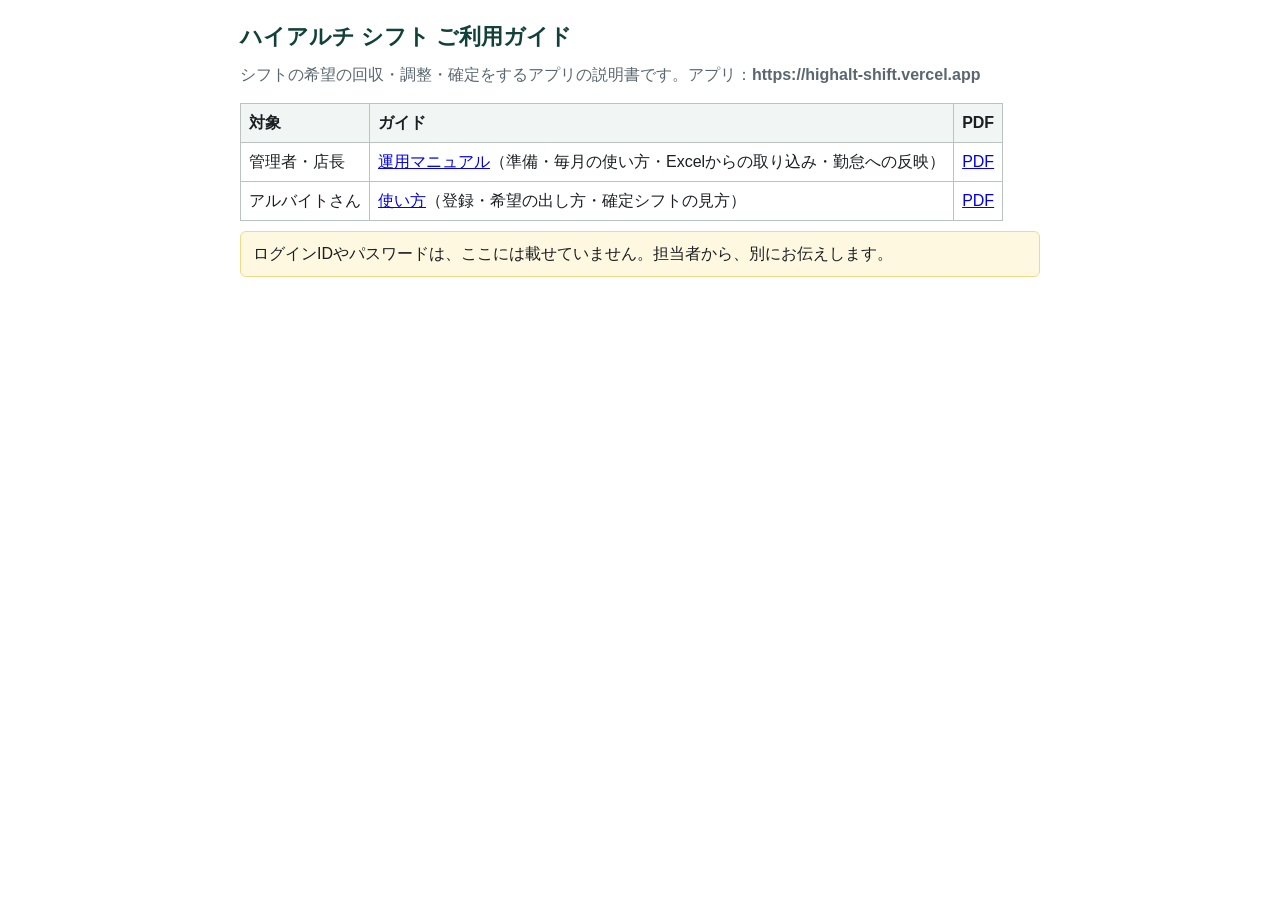
<file: manual/index.html>
<!doctype html><html lang="ja"><head><meta charset="utf-8"><title>ハイアルチ シフト ご利用ガイド</title><meta name="viewport" content="width=device-width, initial-scale=1"><meta name="robots" content="noindex,nofollow"><link rel="stylesheet" href="style.css"></head><body>
<h1>ハイアルチ シフト ご利用ガイド</h1>
<p class="sub">シフトの希望の回収・調整・確定をするアプリの説明書です。アプリ：<b>https://highalt-shift.vercel.app</b></p>
<table><tr><th>対象</th><th>ガイド</th><th>PDF</th></tr>
<tr><td>管理者・店長</td><td><a href="admin.html">運用マニュアル</a>（準備・毎月の使い方・Excelからの取り込み・勤怠への反映）</td><td><a href="admin.pdf">PDF</a></td></tr>
<tr><td>アルバイトさん</td><td><a href="staff.html">使い方</a>（登録・希望の出し方・確定シフトの見方）</td><td><a href="staff.pdf">PDF</a></td></tr></table>
<div class="note">ログインIDやパスワードは、ここには載せていません。担当者から、別にお伝えします。</div>
</body></html>
</file>
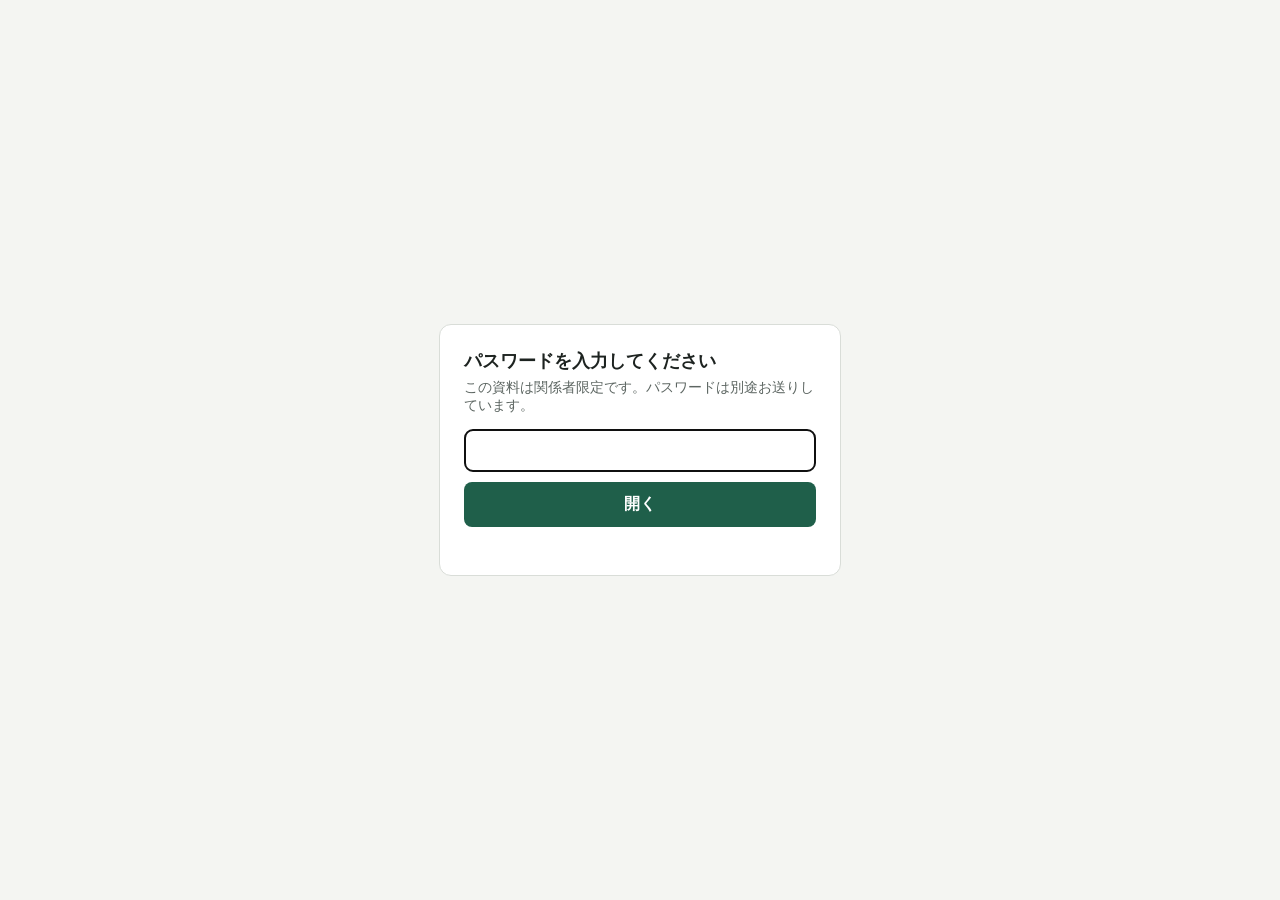
<file: mitsumori/index.html>
<!doctype html>
<html lang="ja"><head><meta charset="utf-8"><meta name="viewport" content="width=device-width, initial-scale=1">
<meta name="robots" content="noindex, nofollow"><title>資料（パスワード保護）</title>
<style>
:root{--bg:#f4f5f2;--card:#fff;--ink:#1d2320;--muted:#5d6662;--line:#d9ddd8;--brand:#1f5f4a}
@media (prefers-color-scheme: dark){:root:not([data-theme="light"]){--bg:#121211;--card:#1a1a19;--ink:#fff;--muted:#c3c2b7;--line:#383835;--brand:#3d9a78}}
:root[data-theme="dark"]{--bg:#121211;--card:#1a1a19;--ink:#fff;--muted:#c3c2b7;--line:#383835;--brand:#3d9a78}
body{margin:0;background:var(--bg);color:var(--ink);font-family:"Hiragino Sans","Noto Sans JP",system-ui,sans-serif;display:grid;place-items:center;min-height:100vh;padding:16px;box-sizing:border-box}
form{background:var(--card);border:1px solid var(--line);border-radius:12px;padding:24px;max-width:22rem;width:100%}
h1{font-size:1.1rem;margin:0 0 6px}p{color:var(--muted);font-size:.85rem;margin:0 0 14px}
input{width:100%;box-sizing:border-box;padding:.7rem;border:1px solid var(--line);border-radius:8px;font-size:1rem;background:var(--card);color:var(--ink)}
button{margin-top:10px;width:100%;padding:.75rem;border:0;border-radius:8px;background:var(--brand);color:#fff;font-weight:700;font-size:1rem;cursor:pointer}
.err{color:#c0392b;font-size:.85rem;margin-top:8px;min-height:1.2em}
</style></head><body>
<form id="f"><h1>パスワードを入力してください</h1><p>この資料は関係者限定です。パスワードは別途お送りしています。</p>
<input id="p" type="password" autocomplete="current-password" aria-label="パスワード" autofocus>
<button type="submit">開く</button><div class="err" id="e" role="alert"></div></form>
<script>
const D={"s": "mgxNt4CStWXY70GiGOgjUw==", "i": "yYLMyUgsektuqXh1", "c": "9KHOimvbBMsxXdJRSeyJlRCxvDTDH40L79ttm9m4rYK8YG3alqEgrXnBPyhCABgCo6JZlF7L0gUSmsEI1nr79mZj9BsN9CmePO3sLvWIAWRoVmR080kTie/7UmrpSFOO2Tgvcx/[base64]/[base64]/ED2VAheJh3YdhU75Qdbfcq7ghGsslM/MROwjzMkCH3MUsUbglWdgyvtOVkWGnOtKmGRrzY/Rv4y9Y6OVrvplTlM5omwjvj4K/csYjwqcOM8W+ssUwl5FkKtym41+XQV/nrVLtZ4aaZof4/gkNMW/MY16uSSL/aUaHMgJoO12plLEX7xG2SMesJIgKkcin6jdq9d329lit+kDPyakzCUkJOy9OhEaGdPZZWOxaIJxZedCRWv00Sny/bgzV80uZQm7DEFaC00C06Ymk9z9v+2OjiOd9r7TPGuY+F8J3ot/UZHJh7IC5NnKY8ey/MNhqDoYF1d5frrxS/f475qX/O20ESrV+s3QLGPYO3QXHIDNjTa7aqPuyn9KQH3GGn4CLfv1NiD6cmWFU6zqvVoMJm+apr5i/[base64]/ngEn+vTHDpPGpQXl73cUoJkOLJHQSpJEeMAx5iEukr668X1rpDBrokpmdT2o1fXie74tjC5km+CP690u1xjhuS/flVRe9CozplA8d+r5KL8Y7szaz9m234BdPFawbjgAAY1ld1YlavKSdZD89BgSDQFJOxHSAsQlp/dLQtQMGeHC/aRnm2NNz8LXgE2tBfh2VvCqKmy5vezA0ZENIv3NWLvfHjWGqO/24XnW/rZgnsncj+4mPDdOjPbAnTLdSHpicisALUYNz1EOAH5EtsrA9PhTrJBdGGe3P7m9jIdoguAYrbtccHPpwdw41RqsnjhU9UjSNgKcHsl5FBUOLouUf/l03hODe8NEBSW7hGNLOft8P5Wq26bMEtNGfS4rtRxQPkMmuKN1FFrWW7UTGMl11JT51aK36wOPeOVGD/ylyaKvLLhMja0fe9W0+T7o94FwPL8I4yT4+/ZlqYVu6CRTUmSeUUWq2lMCPeB6pKUlvA4JRqhiZ+h1pqZBAbGIacsdJtjdzQFofTfWWaqICsjba0bqdvIajVmHH/8hEn9GdGUd2QvHz6Cx2+XwrScC2FmFnBz2vxxjIIJYIiiyrV3F+xvJ/kNY6kN1WILx0JBr49MXkWxPOJclYuVxOvSCpnJl5oNRzQYrkNWdDVG7AYsTZJfjmdNJBwqj3dWAgH84KbnXVnwq5khkfypS9Uk6s0OIyZkIcR/l27hEZR7BnCg4uodi7vMjqzj6OXCOhQUdASd3FFEJR9UjDcPJJ+G5rNMpSm/WYUJS/hbSrCvnXHoyJ+WSKXKH8JCfFlUYK0h8V13/wR5BtNTAmOhTVhlxne8omd1FJDkWB6UlWzrpRBxo0kv89PqQeoL/d88hF/eRezTgXC3/maJjX48YrBJNYSLQp/PpOYyh/F3goqpvwCGqu0y1O21Jk8GaA/+k6xl7ad7Og6bgiZCuHTfVHfU5nlTdkIdZoj0eGQ8gtvfEWI33U9DsWwX+kUKiZ8TNcUQ6Mw62IRTkNzNVdKBAwcMu3UtsP6ai0c1bxmEWPf2Ft1iawiCN9ex/4guChxByEVcwFJld08630/31yfJ/KQ7WozYuGZ/HorE3VnjN3QAwVqrQVIfbcpXTpzo4W6/[base64]/wuBECy5/zAffumldHa3MJ/b/Ng7IVsxXmv+jo5T8xtwAWnFu04TfXEJK24La1JW+wU05IVA4O625Y2E7vupRwtsh7O7Q/uD2zyzXsKfF24deHIFVmureeeEL6ki8QscQLSH1v/c/+F9Nvf76u/XfFwr9x8QXekPdz3lv/e7/bP86oDN3EwsPzh6GKF2rwtwvri/Z/3Xa5XDy/sONxD3e8n37XZELik9PtcZkeabd2HIJW61uP5OiKHM9RvNUF6adwCv93lNJsnEY2y/y2M429xx+uVuS5Tt08AWb13+eMGgFWb8RvEIG1FMdsVxGnnt/[base64]//h2VVxbx8W1pkR36XTGoPE4e8xw5U6aMei/itFUWV4sPoDxk7A8pr37mKNE9gLWb5DmZwXo4PNjjjca+2b+tpa/[base64]/wrGz/DS/F/poY+gyVoYIcMTT7HyO5GaJZcVvOKpeVB5FVOSWNW9Jw7EN7LCX6JsaK/[base64]/T/pwHAPKm2IFLG5KdXD85TZF0eZyjMHaCT34D6JXgkqMzle32p0jFrXTganyYuHaCfIbvTKwz2l01yu7Vnz8zrsxNAlKnYf82c/mXZcYJP3HdGJoW1RDgmx8ezirLsXwsmkAKm7+fZcjCU0SjsciYGKZb921jCUEMTnjTu7XOrU8SpZJGjEwioP8Jc0tps+TahfsCLBrkEtzrdSS05wzf/GBvhMtlIVPg/HBB9X3YDYO1ZxRA/G1AgQzYo/3Bs/sQ0O00vfQPurk7LIyXM56b/P2t5nGJZCGQ3jKmm+p0hj2XCMe3T1i11uCfH6+od5IROPGDwfX82qMpZCllTfA76+bMskYN1iy8kfrx89pI/3eSQucrN363d6Sc8HvJiQIcBwpl5+xVIG/bDTLvfPBWa5SIIfDzFxBZTCzhk6wXoBGhRF4uJ8WoGl4WURztsAGnoeq15j3WeLLD677ZXiE0eIzk2e64YnoDj0OZtb9FJt6ohboDNbd0r5kJPgj4bRKL9jlcfVuw+W8VIyX8XX8Qx/QJAgrVlcGkqvFvsVCVSjvP/UAG4qQ1WhA46mVGrJ5nETS9AeFHup43cbYPCDXttp8DTM1UERJweVghCNnVCQwY4PWz2P4wgPZ68kPzkOOkfkNJuIt/nwlsD72soEUDhFVDX5Rl9uJ+Fls/1uR0JXBnJVA7yZcEtJCN0R56Wsm/0459Py1zg3/9+JWHz8K9g3Ag2g5ajwhOFQdsj/QMyZkMB4jrQSsEopbVcZ6sNUSaRtY2P+sanBO/R7yGgZg6Y6c8QJHYoZYtpKhaCXVzFj5FZcezk4nFkILFOcm/3tWSbA7nHu4e9EZdH9O1WKUiobhLx6YeQOBrOAhFlbbvH9zUz6thJbhJBNqHrZ4aMF4viK4yvK2Ltt9kLtyjLP4CHXvTsjzwdiJD/pu0EtzO9vHhJNRSZBwqLoyWwOu6h8UDHxXaEgOjfRmxXynxDQS1dNafaDr9b2ym0xui0VYg7PPTDYHaIIfbCGSk5nsNq/BLQgX4+2eNy+02s8kW0tTD9jUW6m3oyxgZEX9PD2//uMAjjtcAb7Bo0dfbALO26IECxW4KEtsskrwlh3jFnTR5YtzAePJqurKmbo8OkA3Zv8F5GfC7uWcWM8VK3hCCtxA2iIi5PXyoXlw+rsYxVCd0i31tt+fYoCMKbLHYMAxA0WkEIu3gLu/c90B7OAfN67aWntqZqFSAEWjrZB4OmOX57L8cl/[base64]/0lo+FfuHykvLaemu0FhNPSwSM2OHm0HE8b2S5SvSjL/ensCDOyxKQOWXHlBQXLrzKdvZcb4d+TcnimNQw1FZ4ggAfdq22Kf1RcShG9aDoWaD7i8+MaQNFHJoapt2I5BS796L6fkzU+REB5ywxJYUGq35cEJa8YeZNTllqrn/yKMcUyTK+CJRxxJ5y3ZTmW5Zq82EESQLwpgD3/FA2eZog99cWOBy9Xj1yHZIjBBI5cnexxgIID5Pqw7Jy8/BtYWjaWKoQWp366c6HIMgjiTKIEcN+suheLBNMlH4Kzm/INy/7EZf2VGzDeedGA4SAkPuuSxkZH36VLebeYIZAml2+/VDbl3WRWtfA9qpLKbiw9UK8fTrGHIEJudLK0yGrbTosihh+zvOtxh6WB5hjeM7LWDmOwnLli7I/qWpFG9DltolmSt1pmd5r9uglfdCov9haLhoSF5Xfn2Umd6Iav0RdurI9ZgGOFuhaHVMSkIjZ+OAIApxfY5Vhq/Ldbw3nDxMdPlYed+q+wLKZBL1xjjfeqVDNxobrbh6nce7bhplHbFsIF+SHONf5YVDKZsaX2icMvWq26dJ6u+uVHWGk7VKv7b8MK0+iE84BKaoVjwNMe+KF/y7dCMkhdwoyvHCCrykmNQqnMRmdYGthBhRXvDo6AE6kqPOr5rzSxlbwL7NI35fo4QO/h66CRerocYROegnR71aQAMekm41hG55HCuhmbn5WaXCHZtWM6sOhaG3741mxROO120sx8IskiqS3ruxCUkhrIeHlEVUg8c+rEy56YazWaHQXPYdhfCn0mIdkNCydtgybL4IL83ZC7dJ0hjshSbQGOMK9wnmcUar3cDgeAZ23GL8ZNOrf2OPRBCZByGqXsyV2Bcuv9r/AbzZavJ5CwRpJmrkidyKuaoOPQmEaTufVMKiqEaiobTH8OU5V4E8AGJCnZdXBNMuXgx11bMgM1/RraC2jm3j1dwHpGXvBmOhWKjShtqQo9G3AdVqdZkFK0tLAxniV3VoiCI2TdFzhLOiIYlLLFExmdQk33jO5iIenisf3nEcRce6iw4s20vlLuEEtG28e1CqiGrwzeZcQXlF2lhRZ09Wpw3P6kwXGivDtIpiFIMWu95cAeSNda3ggkz/S0VzymsAJ1+HUR6LvpEAAPh2YqiwE/Cy6sJ+pMsee6T5v1iq39ZufU3Z9lNOs+Xm5dWQhNUinx3A9XQvEuCB8xry9GdjzkKfgnc7n4zxb8hG+nEWlRc7EDqqacq9UTH1gp9yMaX7IXE5HJ94QvalkYapMT0iXFxvgN1KWnehfBv3Ld+kUFQdYs+/6M8f2mONgKR8hRpBaws0pduSJ3kxmW444RdRQXsVT77kgiowW1QCgKwoDgzGtIzCao9NitL4K4VUG+va6PCOIZueuI8XdBbPlMJCnQ6dSOwDl1s6RRW4zJRprfZu8/3fl+bbnbZ+37Yx0F33I8qXExBA98Hplnsee6jYC8vZ0eqY85J/P17SWw582e8K1gjJZ5qayk1m4uaXd0V6C8S59w1dhoq6kkDWlgbggxOqJfZ9ofb5Br3kwQ0yFxy7mODptJVo8kie5Fq46THg0Rud2VxpOzLJxjX+jrWrOiteYP1D4Iy+eR6a68OsFTXmk2+KT0HbyR3KdpidSmHlTFO5YobsBd9akaR/lDGf7HLV7lWNqBcZsTPh2NL9uUWCcoyfl4LJdz8xsD0aMkxe7uJGFk1CGb035B97a2V2d3LDHlj0X23Sicb4EQv5V5qU1DOoinFNy8rzfUkTGM1w2je9kbVP8NNHXeMfCTmNM0p+0/8klbxiTiqmppyEM/GhzGxuolFbf5LnP50ELE2LdjLVNN9f1NkjUdywrjGmqu0b0PvlvLGmmKQtAdpbXEWDWR3KisPvQWP4hyuLay80OUH+D+kHG3WBqZu6hlBqRed44jAsmnLpgijXJGBG6VTaPOLm06pX8IYRM6MLbaZwiJ/OXMJaw414MqD6TVShHZz30o9iyXyDekySI6C8Rxwiiq9K79mu9GLj/SpABpCkFhQw+gz7RE7hBNiacIn/tfFpw7IxDDwoEZ3Adba1GWaTd+1kpgmZY6PkuFOf8ET7vV6qpFskkAca1zvW/76JyiAFrYQXrg+mQYGlccnffs8LG95X8HMR4amoP+0YGg0MJiDzO47XUU7Bo64mJXYQ+qCRR0qP7oaCsIi8fCCWK1C0UTEq7jBaI+O/z9BrU25Yxsa8YUmMQso7skUsoDYDpt4OQ/prz3sJzY/UIlHq0raZf1ymtuA0vYNZtgRjeKsYQkUw+KWvzQDLjGb0oyLcMXmfmKVEXwyy+wYCbG70qzafhxpwPK0cvCbAA6j+rXqDZWoV0qMUS8kihaITnHLmWdi6nTT8/y3zd74etKaAD3aWH2XmbT4MWIlJ4/SqJu7AyUbKIMFitX1jzIqt5loP1sAG23H47prREulD6Cox8cOvb1cfqpX1/P+iODp0UwHwsAuotMsaDUCtPHwCBRL6iSiJrquR3uEUWMr8+RMdz+7p2kvj+5fhWB7UFcFsFBHk754KrjyAdXyoEV3PnQbNHjwjCQ+qy6K+Sf3fOaD5nV0HoONu+m+X4JOL3QwHUfd5y2TKCuled/tN4NuGbiX1XDUqZXOBmt2ns4wAsba8JHoEfGgQN4Fasxrthg7+NCL7Ot672MAoEGjuqAfPuLcnuMsGHCRvG23UB4k7JEuhmcgX7vOXNAQ4Q0MGNh35ZB9CdNOF8gUT3I/VEIl8d3zpFcD8iazEvrJYdeSko46AiY+/ODvpPPay23ozLovnPYVMgRj4ADSqZBfG7ycAvfDLD4HjUVXthB9f/hXiYhDUGyEOJrNZaGh9HE72k7CGYiVGoPGRPLR28oJxblq4Vvgd4W22zbY4Tq47/Qx+ZYdBJfdxhXIoxf4QSxAaSZDmovWZC1bZboJH6CxSqWqPStYwF6ydArkG7ZuB4nlryqYg3qgJd946h/ytCo+vISbFS1kTGfmGyRe6WI+nPw7fBkJzorw0mq+jSx3VbAH65Ui03Ns3YToqzjWSltJsM4fh0fPmdbP2w6ZXbDCQ0FsHztXMC4CinSIaIAwrY1+7LSeGZUvR67DN9Uz4pp6G9abSQL6r7rQKKQ+w+x9rbKL/ybJJ7IWO75lrhPFNXs3XMLVLkoag1QzRUmJ1el8IMn77iZSnlxCW2OkcziLgv0LVGffhRK7S2O8X65LN2hZKi/38sMLIVODz7df+31ekgzmUWG6Esz3TldvIFt+MhHOeQaXE9KrnGoLG1FTLoKyTac4UybQ7IctUH88+c2cWgj4/TQyRNpjSQN5bxAC10P5cPNPOSMAQJIUOP8jaTI8v2qLoajUwiE4Po9ofDKQr+OT7CmmEtc4mh4Z8Zu+VTdhAVl9hWtU/VPJY6pIPATVNrzKrVkxhIXEi5v/bFNITm1mrp/GIe3wcTpudu6nz2i6r5jGJ4b08tEKOpCZibFyD1zTGb3k1PLbc83BLbJchyp5H0PzxJ2A3kdLQavr9GaQH7Db5YLpByRcuoBvO3X9nco1puvw+WXp8QJs/0Mu+dtKqXRmBO9chqAKhnFVDJX6XAAKzM8Pk/Yi5TyNsDDoj5hD5tvHrUmhuiJwBNUY7jmvYc5cX0Sy/e0Vr2xYkUwmlM1ynxj/fBeFb+u8luo8ZcBMqPKc60WQVes+PzeSfGobiYtBdpFPLBNvX4JpoIrDC0WscN17gYXdHR/tbX9qgacbSCMfdB/HGmU4HoaIn7tfd2Goo8DJXqW+Z1o0JfPmMEJ7oEe70pTdbFTZfZgJR90eLt7zk9R2Gc8ckDM8VmgGGvVaMpKt+qV0y5ngLl+0xXQfLbwxYfx0ciNry6RN7YY690TgFCORZ31ILNKJpfa6qolE/[base64]/4tIE8h9XeSak67DdPvNh9FO+XpNEsicp3Jqs3qfof+HYYMDCXCZYE8PXWApIo3bo33kUHAs5W0qGX/hLE8sRyGXZfQq8VGgFkyAyeakTpeKKZC2FSW4vkadEv5L0OtbSzf353mSVljs9tsvnIapKsNYw+ro/WQX4kCI43TMCG9OEW5BqDBNtYfd5Lw9PwFHWqO4m7d3PKPCcxY9IQDxjZMuPhmsBx/PsJUe6VypS7h0Cgkg5Y0l9J+vlKj3e2k5E5tn6SIBhLYCns3nsJmkE22q/2yIXI7gAgO1mfYAk4cw2F5xJ4E6Rp6ySRfWPjUFILIWmHi/3hAzSqlr8hQRmg3WPe/UdsEMCCSwEuK9RKMLt4srLyPNtd8vEQxBZ01dMoxAqrv8sUmErBikd/HqEbEGKoTuqnXbnU8zL9OjVbrA8T+Z2scLa0nnAEctj0TOx1oLYtlHhXs8EmJJdz7XMZGtVEYrddk1uH8FdD5fdqFkC8EZ9j67lTdl5m4MXyjUbycWLz2Z1RCgoTofZ/VS2gRk6dPk+QdITnaRB7OjsvhDo754KmYMSpUD4O35vqiRPjZWF+sgt9b+mjdmcFy3yVzJuBca/j/ErJEboF/lKdxoYc+AZLDtnvbdfR4QIcnq2LnhFd4SMvv6KGdP/uvulWgQ8+itaSe8a8jDqQSqoR7PKvUnpBySCGNSohHBBiLiZ19q5tW0Agps9QdiJgok262blXVlwQ0pggacADmpdqBr+SozbbJJdW4+96ADYOJxg9UlT4UmFWUVR1RR/WN/LS4GolFndQBKmMj6RhQpwIRBH8IImTfmZG7kYm7X4bFqXiosEpa/6Yf0KqFbRKu629Vn3BcebNIUGugQGWWO1/9m6/cG48Cfv/T2XZ2h6N4hbxkKqZea0DQL7v8O9wJi5gilB/Bi/NqsMAT3J+e3oNHhAHiDMhTnw9I6oj4ur9rujz3dACy2Z7RX5ri/mcwzkcnok71NiZqWhUQtaEDG/5R7s1M1Xhs5dkULqJrQl3DCZGKAysFEpMrDFc26OZUqUTBPg5/lwZH9cJjIa56MI2Wg72onGwHm9qOzptFlusmvTXJZUW+nHavijvA3SCkkcZ/BQK6bdzRQ3d/s8huqOOs1yAoiau3PWZ31Hfk4wdZHEHw+8wfMUL0pw3YNL5IxTyi7ES4oEAOfMp+QyD4Z3ZWDMIrvcskPnBasioHIWmVEXi8014mbuZ8UsJcLQXc/gFM3Q+l61pcRxEiNgtzCd1AwfLjPa1LrYdX1UjqPS5kcp+1NkguBDhTyJXJTtUQHHy9y3dJ43U2owonzar1xtu4GLcZhokQpRJP/ZeVYzC2UDbmc0J6DyVT9yHK3yWIOuCWkgpMMxgrpt4407h26dKA6gADeKFKYnj1+wyQHeD3j1RyM9tIMG3nFEy4VR6hOcyoaG03CacrWaTErSaz6qL1KC11r5BcU0xvPdD8M01JUJhVsGK/s34mUVmjUebF+u137IEWUHU8nw8Xu99oytn/2ZeMmilmG1VeTsWDGRrYQ3LOilCJBaY63miEz7Qp7l9T9LMSnHiUKbiaE3dQYhmg1+AZV4yVmddncv7x3OCNFH6RqvL/3zB8Wt7knexLX5pIuATA4QA07pjUMw0XeScpsYKY3Z+mOVKWIn4vCNkm/mG5t6ZABXKS8I+dzMQlc1r9Q447PI7vNh1IPoPDlEsR874m+4iwQl/RwuWpxTdDbmKv2s7vnBLJxxtzne39q2lUg5trNWR1GWa4KQIzRtlmMHQh5YtSdQdbOsij1W0cumGeE00ays7XDuXc1xUJy+2q354sUOAKt3DsYNvtjtwQ5jwYl0QoxzYv4KpgNrb5SfvWRT8chrjsdzTprjM15SokRz0/9Ymun6H2EBZUmAzHn7PvuPt/mn7/DQwO5nl5mHc+cNB6xy/oXFQkqo8EIP5edmpiyyJCOilkvtcZetVXsYWtp7+bFWsoTbGY63qGidoIGmng8M7eA2kUs9/k2+BLk66Ol8vRgA1G4zGuxqhBm2jiWoGnK6g98NnjmOK93WFPzD8oQbl1SYhp3VGELXngT/vRT/Zzu4DX9vFJQ79/ifE2TqF4anrvbMlWOZQ95/o/5yW2L1iKr2+E45fwShTtv35AAY7mNZXihX+4F88TO1dhaRYPc2EzHaQp3jDQhmmVlb65+JcuxuNkAEk/wO7JSqJp25mKy/[base64]/fVoxJGSoeznjEjbSF4sYWhGTrL6gtHU6D/52MFySXVsF1DpoqWlbLL9j5mYgq5wGIfDIj/G4soBElJJzwx3Y4l8bG5Smq1CtwQVyOzBPCNt1IPMJFSi/IpjyNirQvxfdXHNuqxM8vws7vqkKoVkMoVMs7QXDY52qjeeuZD3kUU6/Q1vBp8wH6J9PggQ1T3qs6JGDUo6kSFDZS1JhhH8HL2nYUU5MvRCr5C7SndJQdzQXzzmxuHCFxH0ZENlC/UIdEPgSmXeIQOAH0I8Q53qDUuw0CA5Kp7c1V7UB++WYYVKkyKojk6gMqGQPfkpeRKRoI9dHg1Rj5VAG+thkKI9gRqJkwzuV24BKTmNktxbMDb5z4+7CgvxGwN31NRINToJbVoXL0clflh7EKhWe5ed1L4Uvn7oAbsjCCak2NrmzFFjTn8Xs7TGdGTevnEAZt5dkeNW/PAsGDFdvcdvDwR8ayax3SVy5VBAEsemdlJTs7kzvPh8QIXdLcj0I19rsessEinwXaaprtmUDHbANRH7kWjZM1HpP/SEOBBi9eHf/O9/gUJiDDTM1un3HBr9k+CVNDBQuNDoo0A7QOMOYhzSLz+IG8MmolQ7DcBoRQS7hoGYltiHfpXI99YGT8EW7838epo1Tc9EdrbsH3kNALzwQ07Ie6ewoCCn4DnplzbR9JZZr8iKEs6AHy9palj9jeZcHnKg2Orb7gLNV4lrgfM3pG2IFVVJD2biaDPSgB6d8CIT/O0ZajuyQHCaSvA/3FZDsk3jnz0P7/AaHXcuMaG8ClnxT8vy4UaM88wqjdYD3GI9xMS3xI3P0HopMfP9VYHyeO9G9OKsgBiwjCpAcqDwp8JEQe1Fdz83T6ZtglTLL4Y0RpLneQIyrKp69R6YYJ4IhREWmUyqjY46XzQjpFvsULNEEzOuXaWfaX2tNlne5atCfsXXwqeAovYmawsuFU/VH/lPrRH1CN9hus2eM/wYLGtfU5CpNFfwUzKM8TRql+lvixm8hufZl5NfsIrp6xhknq6fLQEMhj7KaPdPaWqC24dPxJjObX4nnc9GRsd/lqpXEpv/dp5BGz7cj1O/VoKXxc8vQ0QNCvsp4XX1aKpjt/5Q3kXOZifTEqD/Dr1sxMgQNwsaq0IzSAmH8RsD2HbkylndYx7XlTD8u01CiSDxfkc7+BrLtQrLsHFdoAAfupyR4BXRlJqBpHs2/7eTSINNhur8Ue4sFC5MsRG40UTHg3rafjB9VcMW7Ja17ppiZJ/DtMWrt74VA7xvpY4nqWKoCzy6oEpFXYOoLcWv+Rdc26of4mnhr0Vk+m9wteRt2HU509kJvRqtyT0DZsuO1SNYuz4tX/l1n6z1c3AQXM0HsWBuJaAhBwX/izd81sVle6Zw89/9R6deoFI86RvUiyguvKMZvD7hAb8T+gxqfBHprlDl3WWIVB3xz2NebA2TOi57AN2Ml7P22Ciojqs5gZvLFcffrc3ZXhQx9t9TDzdeJAuvdWlnIEUjO5CUEScrnazvV4Et3z7qs5/+FmEguyA3qWBpjXgYhs86H4z5BZlrix9JFWnf3sbmoWxGzw2AfrfZSKkXuW96wlHM7C3Irw9jKGCmu5F0bA0Ul9iYP6bNAqdabypLGKfcJYE1Wn9RmLcmwxmx07tKV4nP40WEbH450FfkyzNS14I+2rVb37LYCqzhlmNm2xW5tB+lKRUMZej/u3CYjGMee+rHNqxjWqfqL1/E5YLveOT+2JanU/fR7c8ePhV/x+H1eCpGIXNIaSnTuZPEAs0RIwL9oiyxJofHTWCikdowvlHgeziHF1WcFAg2imRfuWL1Y7fdNc6h9HfGglZUI585lQK4/OxAwAaAB1DuAGMFn9wsT7YkufX4cfcVnPu67660Miuhf5oIsi27S8kbFT4OydnvsW4jQunY0zHKhESSviPLj8kMxyX1PhTGdNNIXaExktvG1AFwZWPHD0OH60ZPezinWkXuV24FqYQXkBp5B55jykV9sbahoY24O1Z0gt/eS+4LAta9yYqJQ3L+g9YRzN7ZgBRJTTFkGjVd6szuK2AXhC/u/yAfHcQtxCsTaReJ9qhaBppjkZfVdMgm6mu697Z8Gbssp7PvMqaVOtphCaTYJfBFuT6BphZvtKjb7Q755ilj2ke0R/Q6r1E4ySGUwdkgz1wNQSUa4nRlu5Drdcf2K6LQa2V/5FAuNa0da3PloR7pFgO+XKsK7VH32ucnzONK2qa4e3FxiGouJg7Tc0SfD4ybnC+riBBNQERIsd0Z+qsuNRs+pJtegmA5Pc2oOPsHQZ4I33z5AvBWrwp9CzABEIGCKqL1/r8JE9qc5n7lFu5533zS3GplzNECkHNo0WE0qKmOcU7gJjwEtlaJh4QZ4oX4vE8GrMyjDsmHbbkush74+iImv5MT3AHyDBt3kyxr4pq66CTO8d1agCjhOQhJk+ur5I1nf6j+/rTsKWx+5b169CdnFPz5bg472SKYAOto31Rg7m68t8bhPMUPZuC84evGNJNuH5pnStt3gqHVjGtvCOl3L2Rwp5VsDYr/NAWvt2SSXSsUR/TuT3DAp7TBZUwodYqfi/6sdqNWb2al/OZvBo1PZTLlO1SEPuFAKEggIy+Npb0BESFQ3jRXPWkkU3PjUbcqw2oUJu8tZ34KjTSdQmj+7i3/751JscSzA1K1dfxeP+KTrp6aLpQiobkyN8m/SArTyfnA/wuS8uO6USWL6FiO5CH2y+oN7PaiQf4bXFoop3Lrod2eLbM2rKyyGmou1gfHcj5ts81nQh3xsD77v48QVhsQAka73CoULB4iOSYlzMpd/OPVXK/hreA2v/p2UarblZZ31yOMRJK3e9TqIVjlzsO0IDQz1/Oi2yg6lx0CXptzGIWEVjvLdwR6dyA5vsmT8q8klZk2uTZoISpLu35bPp4DHNn5/K4SGd06FevjxmWdclSBaEVKoFkBfh50bsEtMTssmQ0vjKgXMMv0F0N6qgpTlwE+XbfHEQRqv53Tn2XaKC30vVf7ZZGNZOdnC8LIOi0T2917/ZczAeiyCfdroMbnGvKujIwcGuI/J3CpL7RC8ILBnzhAB+zw1gdB0cWBmiUtNDD/xp0Jjai1deC6zGDDDYPYNUllXeUXmQw6/EQzTyaMa8Jtqw4TqAxe/vqd8lzFCVwzuVX0mLbVKIWnmCkjl7yiO0a30KE/6+axtOSPjsDTRskFuKB23rGMRq1O63+xDWteUkYfsBox4j2yjJT7vDQnkZ43VLEiV42tYfwKBby+vWV2Og372ZXxGtStR3ODuSRdGKhSVeI/c+Djt3gS3/rHX6lL6V+tBOOqKiNKMKqjzPqXBjk82hj3DjPwCmHE9HDBJTOMwo3BXCSdIuW+DQm1++1wZWDvH2/ihlVBF0gjMfOsogpMX9HmxD4rXIxP1KxJQ1GPwlcAvFCtFyvkwkpOU/n0edaynC04IG39T/6n8hv47u3H2vVlmIfaK+z0VS87mLR+L7YTiM+UelehG/H4nJVB0wggtleVtvF148RTCeYymNkKk9pk+jogAa6MQiamxdRX2lH7BBZdZGiFnyfBeQQyTHnKIc3cMR3NsN8BqNrP4/g439o9t3c+UcvMQ6wVj+kH+eJboz0qW8uepQ6Q2RDlV7i/DKo3A3CqtVfj7pZeomUDXHcwLV1+bVnXVAPRpuYh3x4JtDBsr8qtr9QQDs+41InIAc6LNrrsrK32pj66Rcinj6OByeTUZkMlO1TN+iU40BEZu+chyMtF4lSVwHOGQfFALAqmrW6xXxilCWKNahuP1hFs2MB4B+/cZnmjYGOWYSOtgkAsJCPcxtLrRo9ClSHZhPNev+Pri4EaEwj8uQ91KBzwyTeJef3VGjye4764RqEp+HTK73/KO62dr+jS4BWGPUtGI6fkcWk/rdHpNw8FUNZjRVXCcDBp/6gzj/qaQJv5JU04p0iVt7AL/z2HCNyv3FT/[base64]/b9oAHYFtdw61pyYHoxjCmKVM8uMw6akNGUYZ9HEcrNjkVMpCXy078nj41Yf0654Mah9FU/oM7qLs1D4zvy4snD4+pmccoTrgxRm7GtozzhwUiX9KEh4jXfUH+M2n7kSjg1hac1WXHWao/y7L6zV8SOQMZMInExXEHXlJDnj/Kt2wEEKXvSYH7lACnoYtHewA8PtszOKN1x1q5hZXXmdCMHp8WWQbfObhD5IEOuinP652Yft53O5O5oByNQjGErVfaeUtfUXvk0ZOgt6EBIceIdG9gG+XEv8Swx3AAl0YSD6Ah47GyaSOBF1zk/AHcAiKpJlRQTnQRsBuaBDCYN5NihdfRM5qTqsg/[base64]/z94lHw3e52An/[base64]/XPWk64i3r/E9/eivpjUlQ3+S237FuVpaj+pVxTVtjSG4npDwmNvJZWxSWjBjCtEA+FEWqPz9tzwz3INQ2UfwtOG/I5RIx0dTx7Ldt6TpsclfckN5AlMKfeow9TG8JC8sU4ij8cmUjO7jhVXV8J0KAGEWRbuQmxid0tjZMN7eMxVU2X+oBPDRCMV6zp8dPjdMgMjuWJUjpGKPzRqvkqxoFBkZOg7tmUJy8ZujlxORxk/ZUVX/ZMd/lzNszeN9fysHdGHlan88itrwBeVn3ds4aF84tmeV+Fsjt4EUrVJocaZJsdiHxwAb6ogr9XZWdRe3JpswOpI9/am071YpURnR+J3TaLBJz85FcIdZA6IVa3r7VlhRVtnJsQeMqqmL7VmOOq5BEeBTvXn+bwpL4baNsceKFZGuqUsFaCMiU3qBcdyemqlcSQ0a2SLgxajxpbWcGORzjoJiTwosNbTNXLaNcPA0bBJ+Wpp9aprptQO/3BWLjFaGpzCCd4tU5Rz4z/Hb+ghiMwlBuoJdq43ymBiNQ/cSlUEHRJzpcjd8CNRthLfSXEffW2EyqkhUZoqDewGyh78KFoSxc4rN3zoeuw3K2B+pJWQ63qEAv83KCtzFLCoO4gYVSjVFlEsirMOj0bMIDdy/C9gQx6wHrLL5J3+sYmIfIP3r4+4C0YilhBaSgVE1FzwT2h4WondwoAFXQjfvNCkHDvNnAKGKmPehzgjY/nnn7c2rLBNdU4VSGYzNOs4mkp08godnoxToGXKK3YpWrZbZEWpWql+Mk/ptNMcVpQyEe7f8KDZVVHcmjTyN0sHaqKsEG/PjweiCoDBuvH9ft1A1YTIUqujq8nZnMv63cVj8QRNdS7O7bKzzeuCaK4BF1FSsJ3nIbEa5JrUEWb/it3kNQKAewSYVETGSCrKn9Oawsdjm06oxTA6Dbj9nxTRyIvRBVyeXAjxYRAKJuQEHSAHBGmCBGtiCzWylgx+loiS1SZfITFi9QVK0ta0x00RrLD0x/4XzGDrSuzihG1y1KWPSj2ED7b6nkeHZQVIWzWBr9cOqZkI+dw0Pk416UgZwXH+LpgPBZP1jVXhq/tQH8ZX0cBPnbO8FLTiP5dxtSDUPMuUmKtYVGvP1II06VPnB0CAwkTsX9zrcAeOphS3G1pxGCXVC/NECtiO1v0EQowcwIY/7lfvtYteRC4rrh88BG5DU+f7LKTMyxh53ZRj44WJaJskHH1MqfpAz5wASqiABAG/AHEe4qX9mrLRN9JXm4cPD1urJJL/rpb4X17Tnb4295RgnDXdvqnnxmWoB/Phq2E8RQJt39wOKbBTv5f2D2lw4Gk+MUf1myay6D9I5tm2ytgFhBNjwcXfOVglxZSB/K383MbbUai4r/wkZ59ga93CQkaE55iZmDUvi0QDPpiYnuOYbC5fqBEsXY8DIswEGnJdOlAE2WAabZKkwR8UpEFb+pWm5ucWB+Xu4gmAN31+s6ZWeRN+PKBjFbS3NFJspxOo+7Txf80dMzavqcsyEUARQSDwlyGe/JjjYwGf3d6yb1781zCT1D/gq43zX5peWPr7qcMI/+pSwZcAmTYBymdC+In5DbkU9+XLr09z3OyAlzM8LV3Z4J4h7l/05mzGY58Pc/ej/njRsicWSZEUYdVZgL/O00YnWjDREo8iKfDdhAdNg+BN7Jqh0sJc7k2sH3qtwLoZwnyjUScKV4OROGPbi42L0CFdAgJHh6HGxAy1g4VM6YE95zW+AK54P1OqTGo61+HFU/5fTOcnVZdrmZkqGmzfoipG+Rv/Z2JRQUnJkStZ1PrnFF7UC59INP7sTv5KlkOxvcsseJNO3vbv94pnKfQnM+s/Ue0pf28LnpvvHY/qBZP6wwJUvB7FEjJi1x3fk7puJrqNUhq59juCdCJIxv3QE1zD0Gy30QKHxArOIUqcrQoHW3jRmEvINZGlolODdXL2i5P2OEtRJQZQzSqUYvez/IUuFmEA/GYgdHWYwgOqqQ+2pzs7IIdLayZ7DqgIyslaVL/r1Xn7nnkdrhPadoCQFWd5ghw9A3cEQCaVpUSLJ6ORmObECwe/VIOA2NO1rj3eGC36M8gy/WXvmlIBKpSvMKvPPXo6zjkw72PszEOCrUJPHgcyG9hUSB5lwxFpD7ad1YbhewsY/gzJq5yeLsVIC6HS1j9JAbhYCeVjDH/J1GRafC9+y2iQrFLyRHHC9OwW6/SYsgF2aX1otU02VsDTe7TUjU8UYYjv1Jf/OekZCR3tA3CfzxShEbENKxoFB6iuh7PKSt4uo0ulvkp1OTTCRQeg+h84oFU7JRMtdDIqKZiP3MMVLhvsXnRbmq8IAcHwR3Q8zxhx+1DXvj5hACeo6Ch1plgAooLumRlUkCUDmRbLYzJKfcI1eeqK8651Fx49BjTIGGw8StUfA+S33uNNvNPyVRa/pC2B654/aQ0VlLxeL0SBsoOLXVaanSxvQdVWRrScZtFBTiVG9Z+/pTJ3oJ2/Xs0idjiUKkspBAgbGsM1F/[base64]/Mzi6jEqxUIYTqP5VwcrtDsh3PxUNuwpD3iSh7vUA4UMH2lGnZ+L9BdXlf8syG9LVNoAPd03sSWUwfvmbXWFQflGbn4XPw7wPk4YXpTODPiwqD48hnkS5+Ie7u/KhSW/kg2q9xq1hkKxwRf2V4J35w6gtRpc1SiSzdKXcAAmnWSuvVe7iuJXc5pt3IKrEVSFQbcUUp0GsK46D4okm+I4EmlgCvXKZm8BBxELMhWjbLQAZ1dmo353RleBblFT5vw6HaK5DBKQ0sCEySylMM1jYBsyU+xZJaUpHqbYlwAEfyDdsI/tbBVkWa/i9taL5BLr61bdXSfmBhg1g+OC8w0roMHn/Lvie3/A+5fhZiz79mNm/Qs962VNBAu3yufX3nOobuqA1MJOe/3OgvnRtyBUSbcf8ua2+kH26Xr9BFw5WhI7JAUq4na+ic+twYNhbQbjW3Op7F014KWrchWpjX755cx7fBpvMjts2xE/Ll+N7xQBMx6lAjgbWAZHJhgpkjtESKccPJzTMC1PFzb5mgGNzO4TS6/npYQgwK24vorUYfsKGFxraHqXS7j6CCMAIZSB1ZyF+N3uSlFKnOAaavHSA0Mf4UvS/+Cc4ej+1NBUy69pcZn6mqr7oozlFl5t7Kr54e76WSl24QdxxyLDKuGYlSBG8lG4WDzzkM3ZSZ7pNUAYLnDrvs6+c2phgms3kSZ4Ma2+jVWdppYMZhMs8oYzcISWihBgiwlvIaaXXCl1Q1Ohzb2CFWpF4zyOZ6sT8YTAmcG0aEk/P5GNTLe/hPKGkzF/cS1a4PmDtRrcNZO2tfEKUpWiKO6bChK321glVYGNpgCOIUI+yTwniUqIBZjWcw+hN/FsnbSyNThSeGb4V1xIj+jz+W2z5USL2YXpPDats/SzE4MUniNmnfCxaENNaLhVHnDQo8ZXIIuXmr85/nYhTh2JL6ujGwuOF40mhJ6ISUK7nrELppG2UTaBU77AXsEzhtNkSsYZhsaSOrf2wJJMxs5CCAKxVt2tKpVwQD+vi/DnYZNG/tpMQSctnjNtxIAGfMz0eo/dM7fMQ745jycwyEjfCn2DSEJIarZBnBCSBlFVy9JPjdwCMfpHBYE1/x17oZ5e5AcqpdbCgeSA+CPF+FRAbN2vtNYev3JXneAD1IMVPJg61+k+viJiur5InFIreGNxthuAjy8cKSnPCSOJbE2G9J5OTtdj5OE/2b56jWjajReLqGCdqsAUEV39wf0Od8+xoueXmjF6VVTOpWVM2LOv/cHDJZhm/fxRpP5Ku7wAsfkVGfrDTDVVpZLfrfDlBs/Uw9e5zLK+xRbvvo4lDTeO2w2aabDvSLyfvxDBGW0VqqZRY2iSwZLnHBJmRkgWg4VJI0EtvfZYoJdVunupmwex2TiFO44HXA2Dr4te3lkDxsCxkEshw95+MP+A6/2HlYqTLesxl+XDHqM6u3vY93RxjOVFXVVYnpfFhsFx+Xz7axoLN326bxyNxlu4GoH6gbkof/OPhWdhQLq0Kytk/ZXKgk07HduR+jaAZuDfQUOIbda27HNr6royDEIZvB8WEwKvdchRUbxATYVGLFJPG6YnnRSR6LjB4IFRnus88i0Lgx6d9I1w1qZGmjT1mtfgBVC2ecKqSOkcg4ObVZIxYJLRI/j07mGwC10i3cznIApsdQKnJc1QwoF6F/6sL28b60ZGZ7DrbszcSGCd0ggFtoZIn7k0qV1e5ByLQn5lUZs3/YS+Pv7R7GkG8TQ9TcUs83Fs3oaUcT/iXCCsGSJAemH8R8Cc1CbByteVFflHIHGxU2RzFhVrZJssXwnUDFfpUzACEGhV3hTMSuEsdPjbNKZhWuOnWDgHfd80tCuIa3AHSwS1XSnRhQemesO4OrP60Qf2dmLG8K/O/6dbNpaV+3Nutdr0jkpDs0oA6m8r62RIcdSmMq9okCWTjb5vufwd0z1VCaMnOzxq5hmOC8ffbLC/3k8DjZR4hYpH++Fd5dQpZoio3qF0wxFIs2XapSwTWbYskqzkjpAdmGdDfAtEAKzsgEAUrW+FKNpSkPaPVZOoVGmrwiAfV0n62THlJZ0HwW8IgTJqHWsMi4vxbjQRxSCChkhWkC0BmG6NQ5bRS/z9DY1rjMYOtuQBCx0FNKYIOoP+ugbaN6hd8toTrkWaPdE+Wl17nxhEpjk9hDQDSJRsmklst7SL7Kc9Y5vuDqjodjrry+jOm5V0oM/GClGSJqxRPDLfx/i2n5PvZANt2WNLXolibK7wP7vtbknk2h7iMU5u5aOTnTtuYF1hpyq7V8e2Yh8uJ7L4WNISretok2oCIWBLb7WvxHEDxzKzn1PvLdoOPMjQ0WNDzp6/EfKgeoSqqHPACIXTsQN+m9fSeBVYeB5CKzKSry9T3htqkDDN232R5J3JLvhNXSfgv5mSlRwhaMBd6XfUcFneeFIALfHmBQJk1FCscBHc5hW63F5zMh1ireJFAPjfzbS4gfgaE/iH/1rTtIzbPdytbU1Y21K9lr7rDFP04q7HHKV79vxxJR7FTtfZwfZOYFjsaQa8coCuK4SW91sAVpLhnl631w1ISL9ooYmPrdMVylNNccccOlauVMGsFySOFWt2mws4BfYf2/O6ZJldhgatExYRKwDuz/Q1FchE9eVvpQflW4NgbMUUeMUCXpfghaLfalDE//eWAm04raXIS39/SfH+XVG784lHWVUAEXhu54ppOKHf6YhW1J9Fm3L0fKByOXf6U6MrLm6qeIQibczWD3iL0N75idv0Y1jg/LuKt9rpfGdTzhypEtJMWCr2wuqyH7KC/0UIU94bF4OJ0m98TvL/s0WEdXEwx6gpYiOs+8mIvBSSKGP6xLbjLAYI6ZmLTPGMic8SlwXePuTXwJNdd87jT1ado/9nJO0wPmODlApNnXGR7CxnZAYZ3YOHByJKS4TZwnVMC8owFJ0sFOwqbtoTdQnNXHI86bOTlX8io+EFOUz4ogoOgG8Zk+3MdI4o1vHyee36idn+gGSoxBS31OpJx/0E7K5bNacd0lpOrsMhauQGQW0Q1eOyz5W8lnUJ/q5oZJFhrZ2OZ8kOsM72fvGg1PSdoclcJGYjGl91rSd9V1+tZXDVRgGj5R0jObV2crW7UdkMPZ92ATzhfcN/ikOIDoAzNVkZN5cijDBd36YunRNkAFQE+TsSkX++TJverAcVPdURkCHM57KP/EL/ku1XywLbN1fV0IVpWDvTrJDibFiU+wQ9Snn2e2As/wJ5WThz9OPHUbhRjw1eQZPS9FnGKCPMk2iSMrTfE1NVcF9lTNtLBX4sefMRPpFmCugg+Ib8AQNzKR7YrDtRyupyvgECJVyK8E4CK4NdtBrk36fU1hPv/64h5+aH2OKJ5zZTJSVCXLbnmRhSHtwcP/d84fBjRBU4VtxwRYWAGgWDhmTDSIT1Z7F6XotEjvjo01LchRcrNrT+vTLy/ej58jCb5O5B4sWYJJUgLnKJmfS/Kiv4/a8N+pnnDEB8bC5pqnWWoRAvhGyItiRyeuPbSBuM6fj/JtPWJQl/cjjpfmYMVvsZgvSqMXltcTuDuYd/cczfKGe3hQLMrk4K33TcV9yqn67JkP53PXSsfd+tvaX07/GTpi9w1GQK3pPiLMBG6sxYZPxDK90lU82cM4NKMYyh7yKddPpp4KC/idv5Rgk/9XJHX564WdHYTngAN6xLKcg1KGtrLWZ90t0z6U3k5xGiGP9jcuhTFnc49UkivSESysr8qdN52/E00qLLfI1NctEzzy11+lE35mCoycDac3tiVT4m/tvsXIk0/RMRR/o+TUIph+aG8GrmhjJlxRyvIDGPICgq0JR7m3ib8DbTmBNi36sviE7fyFcpURd2hvG94HOF3qD/l4IrXdw0vmQOWWRoUWZ4+WVCYP1UQDKNUIl83lgN0t7clYahvhWVqkIvSQmOInc4X12GdVkJqD/[base64]/7WZVcB/[base64]/NAOR6bfOvp3rYBQOAVff18hzmeKjuIMEhAII0g8AiXFw/EWpyuFUdHpCyTaI/bVZzjjSALPEs2HYW4rUpS0G6xLjiU6OvCsSeEkq4C2ALyCjBfEyDObVtMv+M6veUT22l9lWvWEep8lItNqcu25r5Zt3FOwDehODMFR16GaOYdLBS/he5E0BT/Y9EfAYwF0Dkf0IHr1FhlrWCiFlxJyip9WYrrDyaUv68quNedlrqBLrkjPaB9zaafzavg2zmpiHsUpyEzTjW3yEQNxdQ3R+3XAlmcccTR2cmKP+rO8JgPiB80aIITiJ558WTmdMXBWtW6kmPZ/qjcMg5hYTxVNX3q2dLi6eehX34CaHDL7F1+v4ujgrx5kwrUi0JvmOFi45yCz7aoS4x8BzYbl/0JZgTYw8Te//2Nz8ty7FYlWBPA8vFJhV9/cAOgREWHvTuJrRhnaCQd5+Gjj8Zv1B9nWyOWfqA2QvKZuvVKZpv6hIWso9rH0Jk93n2lnmspWaMfakhIcaFv7AkSTrehiDZUM6LQz22yf/ZccJOIH9qxex/YUE9H1JKPUO7JiRLLNsqrAfyTnwnl0Xtb738VvX5QldUSsOFQ23m/0F7upFnUilRAZJo/aso9jCSXrTImkaxMkxOzjgQh5BVGAcyCbsJtzVwAntqs6MEcruc8Tuy3MjqoIFppgJBbEAAVfSUk0fmpNj33YnW8t9ePNPK3fDiEVhnd4a/2pPEOJe5eB1HdJr3a2BVlIBtny762m/EONgxka19C4E0GeOzeMRi0PjKtvAZ6RkFVzXzQrC8PRkiyyDNPuSlbQ367io2w8U3NyoiUeKp/8l6+doeXfcH2OasnkTdBRZJ8gcU1Eya/3gQMWcwn/B8ghwMoSaZuBDdAz9tlE+TNnduZyiSaxZPtWQuLNwLyqeQtNIJdNvTknIsUSiwnfoWeVQ9HYtZTFSw5tuokKK4J+e/[base64]/JxRGbS079bZFxeTIm8FLjy2Ub4IpWnEgCoF7/8DoSD2gSiNMWrdGSazh7fpOLe21kZa06e58JdE7sKvBrrZMDo8iE8NagrIYDj1Lc26D+UaERxx5/Oy0hTFZKnj1SWFCafZIgk5qCZHvHt96DSya3pM1BA904eXEfGdZ00u7IhJkTUTm7c5a3zpBgenRMeeokB4cqRg27Ea0T1OLDpwxMRfDnw9lXx8DlVRJGQwYCAO0XdtmM5jnRfkeYkWcwAj4yEzcN9W0WrTf/A+gH037ROkwrbiRFyhwio/Y/P1IRxLG948eOaVq+YDlaFoVHqUvwszxUvV3IorAQTze4vIbBj62Qw4Dk9M0vu+t2rWqVXERy8lX6WIa+bq27ech3NHJvNNReHsDhGmqZRIH6fhkikYUsey0k3dhxgshOcIB6baUE06oswjxEFkfjyg2Gkxh5SMIsKF9JniP+BHVcNROz82ox/TKcuU5nMErzMsdjLrHRttpKkma+EapnbJfTFzX9zXTgwx3LtYCFHT8gSUQHx8RCb3uuU1l5pFR7P3/U/kA6rZfF57zZA+Z+fXnHPhMJpZE7P8/k35kUyFI5pLyeU2VAfcae/gsM4Tpdh9kc3DNp9qEE0M1XjiurB7XziGb7ZfT/BzIHmuolifYJ7qhzMWUPp1GHrE1Jo2B5pHL4D21LV8dmN8+oV5FHakdIpB+yxwLY5EUqLv9rBGZZzOw4Exmop0Ieacyzg0aXZUcsuHI2VLebLLrbIeT75mt37l6tmhX2ypn9A51Cuo82yxNZf7H5ozbB6JjN+n/raFYW0pQgeraGXvbGj+KqUAj8MmnlJHO8H+xrifOSueoN8kauS0Z7Vro9XRfPn6/zsH6IF8+097r91FZ6dLhq9rWN3kD6FevGS2gRIdSbI9FsUAuFL8InOVGbmGjQ+XF5wHBKh3+WNpKMI02MXaPk5NsXaWRY7OXy4i9Cd1WU7skRSJtOoMr1TNrYEFdxnZXqHOUc2sueO6np/r4xl8XRVY7GvQg9GhoS14dHhnZ23xFKS53KgMdzcaY/zhYnmR26kZd2MTnpbFo/IxhLQpV6+OWW0mIczFwEuH+7B6t1awCutwOjjfycy+CItwHu/IV4DJqUXV3kRf7xoU0nJVfb2EfMaUHH4C6mCWS6a7tRDnq61b7SgenoP6zuIg2Dwa+iUzh0T/8cSzi1WhkcHZtXNyj+3u4ZhvQbNv6dVVzFIYb77B8ZP0v7VEDm7fbmHK1SXfd9N/2x0pvWq83vfOsORNC4Xul4iUiEtglRt/klPN0tMhqpMWHgBBbIJ9O/5dcU9lPNwwJDvZIjt2nw3o8D/fzOxMlpSJQrYRMirgxNt/uPKVitpsLi8qoCrUerqcC2YG+i//eRtK4OwpmnVq2d8w0qt8g1V3aY0QyZWryamff04HqERPneEMKewxuZmn3M3AjCZ+yBbxW4RMKUCGf4ZecThiOZE+bXwbKt+b0ZY+SrJO0aLYO8Su+fIXfHTe0z2HkX4PPvOZMCHQhWVayk+2BYMfBM/rtbS72KSQ3eJvLSuciMv8jtJ6J5B1nq5iecQu8l5AFfvX5PDT5IsxVZ/CI9THefhW50LCjY7iv+PMabBAQQhqlPVPJLB/d2h8+OGOU82Hefy9b3TxZkTciDyx+Tc4iTRoT8qd9PHBHrz+CExYm6Bd6RCm4mXNlBEZTvlxKhcTeN4d69XFrYLfPinBP/67xEqbLYJbYydgZtY9Q/Fqf57BTDVDzKlFS45/C/Jf7UdR003gZfq6TPX/u9Tfz2P63Xin8/NupDdzbF/M+T35/VfFohVGa6Q9+VgLQCOMv3iSUIYGA6ySqbkLrOtuS1BUVtSGxlktdFTK2P9vzFgoDBfJS9Zwwr7DCzSb7MA5fUtEWskGig2wxUgoxEupVHwHrRA1OtorQz9BGPvNq0dEwkiRcBVxvvvVj7hFFjcPPLSdwmZXHqhPJgjl5ERqhAK2EALL71PDRADvE52pQf2AC+17ukv8/dM8IGNq/MhnvIaKdO6oE5SQHIjWMlzOvSERMAD4SI7JTEZHyaRqOyeuh16EZK4UjwU8sjVqk6DAHU+eqa2poJFl5KgdWxBZYsPZodSm+0HDX3Y0VCAz4uvvIBD7BPNWxf/YaQhllGZP8tV6DyqysL9za/yHwheqKxeMePnsLDdYfmOaZoNPi5DQKj+iWc0gIpvdp1yysjwintp7mp4tdKZBS49CItvm5eZrUaPT3D0NXQHnfFVv4ZAHfgdw+kSAw3efEzb6mIKuvaBQtRE8IeaAONSPU9HlMN9OgvAkbmsE7TtZipEch308h4qrqybCj9dfoecIork4004tCsOxqWh/Lxq5w0J+HtkDLSTNdRX0uiJyLjZyXMsstsn0dOMRiXGxlPdEOUSNV9VP/vJggUdMXK4R4S6Wlj4HvD+16KuYzlUEmQxlUijtTA3JVywycd1FF3jZ4w0iMubbWTna9ARE+N7M3gwSP8Q5GLM7NxgtoXgd3Vz/AUFCIOabdB/SoUQYsgR6VT1zBKt5fuYGDWYClQfPgt9nErZVkPNoyB0i8Ax15Bp1a+pYFzni5IFu5op3+qbeiBAF+1m8OYdgz8q78VMQ468JXr0HzTEnbcdXEspQGwfRArDKrBmCiZJwAOIMjakgKoPJ+uuFrGv7X66aCSyewDs1vTP/OYUgUVkT4Jmh8XXW9IClsJMaZOMtybuzczcb4JyZAOwoh+5ocmy1lWKwcYJirW6T6L/ZvdACpNXlCYoD+FJONnipLaTDJPcZETRDSLHCGUXfW/vZzfdSwZFv9tDgL2GnCKJEumJjbdw/iy78Nxoid3j24JVBaoRdbXgNOHcWK0AxphdVpK3J9oGVml+NRcerD/oIs1QVtj3WVZHUrZb2eOw1gyDT+Oxg/NUqbskbHUW1jRCONrQlP6/w68mAseezcoD4Q5hq1fgPTVU86uIR2OeultmpmDSh/usnbIH5icXZW+PMUCiepIuaqLIM4yZQwmjUMWa/d6hJwwXiL1HjfvMQyVyW3Rs+rDsfahYvE7dOOY2FUkOVfmv/Xb4SBtKGAbniAe3/xDBcIM+Ls8s5vogZpdlLe+T0dLZfLdjA9Nq0V+25PjhQHEVeHhzz+0xyKd17waHtkdpf2dEQP/zeF5CatO1a6cD+ap+yiFv8PnWRQXTbKMU8c8nTMiFAPv3PFiMKcbhDfHmMiqokMoBCQxvf4Okv7BksddyeJOjJP0IDH1ZoAyMFo4AGhR3Ml/R/jKpTyMCaDdC7ELimAs7tdr+5+H3GAPe5264cge0XZlwZMSGQQwFzHXKLzdULzI5jk+TKDLxRRGO0+misUBJycTtg1w9f5V4s+TwrcXYPySylTBiw14lIsDZBeYxoRIHJIYj8B/gBO+kX9w7nMY6lQQ+POp5FTE4u4/+HlmrsCg7Za/pt+7dhCXwHyDfkCH97VFaM/zy4eKXYYj0lJfMon3eg6JMZMMjmWn8q03xW9lXbg7+fXGdrMMakwVcnghatkuCKv2lXl1TlKdkhp4vOyFL1Oky4t6XtuTQEkg2Nu1b+iBDTtAyRXuf4U8CEB47wdyXrzW4BLDfEijBmZjNp1Q/PkLj9AKJnlI7+qxfTtd5kGvEJofbLQxqIQjrZDyfbU5AE6n/kHQUDM4m8iMxc1sLQYR+fzgoCgb6kTW//mzT5t18TiuRL7Ku0B/9/RZiHsnLn+a+AL+q1GFYxg0hRg2x6UH13V8yAozcdD/V/3IvqrN9LdXhFvh0NVWPDl0qcgfKpLPJSUXS8F2ixO9aWy01wFFBYDjzskvAb7kvz+wrt+/LkKw/rgcKnyWSOIliJk3hVpBy3yoBTuJVSH1xWXD2wtISXU+NdA7vLH5UruZp13YpJnkdcJOuzBPCxKZ2IImlud5kN5OSGubGbw6rablNVSHvZYRUEkbjkH5Hknas/wcN8R9xD2PKP/w9QEM6orTo45ZhLnyAMgv+WS57/vRqoHV/d2Yz+TQ9U2Qlk/URyUoRXEZZDJ/T31Q/7KM74f2y+eorgHIo7lu/CQ2CqgSH4hBE2rVxxanuIV7Q0Rm+YVMDVFmBpPLqOudSyXSzpu3e5smAKtKTWJstz5zlamlDOBgI4nd2tLgcEcrg7iJcwpC5J1CH7MV1laq2nv1J/3XC3J2puAYR1cGhx0HbqT1Fxa9ZOdjCHo1YU3A71Gci4tLNCy45x2bnRRg1Qf6HwHEmkKZSn6t/JDJOw6UoEp/47csVxRwY4bJ15TNxv9o+9PeWInpAtZIajE+S7RogzHWlO7nzjLue2oBA8LqCPcC9/35P077sW+drhdsfs51VgUqTDwmTzEd0wEYEjzpA5MlKhbd67LlFln943KKgVG7Dp9HpAF1Kgog/wLUCEkAJMXn7Hov6a+2/Qf2MXrniPIHuFBDGp8Z6lJozSpam7wFT5sPaDM+DCVFscQJrrLH+qHsYy4fE39yo15gEqUXGyDLE8mWKHxZdYk/0iMLYUARug2gKIukhHSQI86/xVCi9ABQMsrn6X0I+b0pNUFGNHYiJlcI7sgRzcKk8cT8Tb/grYZ81CCH8mjvQi758s42oefEMslGb4DgwBpHWUtd1OEiYtQf2N2JZOuVJEhPXPUppKKImX+uJTy5ngECDMW5e+Werej2YTYwa3LAFnyi3IzMq9GLlpkc/XWJF3jS6WYrxvT01Os8ZN7YF6u3K7dkT/Zzb7J8jS1roA4jHKEI3nx1ktlhVuChU7fYfl5I3e6YZhrXbFT+b5IWpRjqb3FhZnPzrEIFeIKY3H2Xe3+g7pEwfprSrqCx4w7KGVRq3pOzOOQo3yy6J+bav47lJ1HljCIJ+7J1G3qXwNRZOH+z7ao0hNVxGtwGrv5wXfLR6/KwdKrY9t6LYd9G30amvOfvBZqgFEUxojOqQhuMidUIigRvWUnZgdwFDUbVLywp1/FImh7NQKUxKlz9nF0kaCd1YBvkxcK7zhqadKXf3nSFv+zYc7nWQolg+WTultu2r4OwA2/xZUOtQQbMqWVI3l2K/XMLI85r1dL47R6k7fYFQmPbG5TthCTqiuq8TI1pjNq0UVfHdS+csTTWdZ9enTOCEHH7SQe9oXgsUnOIqIZB5q/sQZCkf2oA3Q/iyD408z9/ZeBApFnmDo1hP4eyTvjH4/ePQXfY82Xibh+Rvlltcytk5EslpL3uVrDmz+QqKi7TGSiSmyDiuCUVUlwPu826RAWXiQ/slZWPMjcgkyUT8uTBvo9VvHgnWQEo29VXYbxMguN3nMywod0ih4VJZA5/tSc8v6mOeP1dhlXO29N+PrJ1PQsxXNJaCwZuSZoDsaDtv3rk2VuQIXQ0dqPwsXe8UGMydCJh3ylUpX4ex8HXzhlAhqdStOxp9ecLi4g6zfBl44WIEHQgbzk1Vdpd+4MSNG/N+iEgzTxne9IFg/y9+3rmhSLIQMuPYpX7GK1XXBGlp9a4+gyuVcgmFSKXGyplfR9fJB1hY+bqpPGHaTx22zGEB3J1adcDr9/5dJd27aePKY488vWVo+cl94wX5LTD7kgJteWI4SAs1s12bfHCklMHgxKyJDDbUh4BYUyYcdfAIkwRUCw6Uu/X/OSnntPPFwDU5dsjpWCiMvtTrhXyMHnJNRY7HSsjcIhLJf/[base64]/l8G2Befo2RhO+SmUVSs6Oax1Ly1+WlSLDEUXyJIkbyB4SohAaxuHJtsphKMsEzW+/KG864Nwk1GfkPFMo6yIEVQRuMhAYP+7lCwwZRB9ha7KXWys6edvBlTzjns+QUbfiEyrYwrJ+bOLTKwYkVEOKGidQVeZ3utvce32rAoy+68GR4IL6xSAfbh2qp/btj91CY7DrWhdihjWfGuOYrPcjBmvfEajbXXe039VUI2k+mYim6VRi2V0ReLPN/pNxDx3VA8sGRwgXc5KizRSgqI8z9ABsvYWibBPm4n2EKi/tGYjkZxuNnNtB+qLoghJtIdIk2xQcXUReTwVGUd4FStAVtWj8+pY47O4bQqC9CHznGiKtg5F2HG/rYsVL5HpXT0pMrbOZyRDpm2QgmEoCGkTi57CwU1Y3AyjNGP2jspjaMiwhbHfGKWll6mSmCqzy9OuMDTCD2MolggPliPr25k5d1nGSTKpaAtHE6F/[base64]/sFDI9RdwUpPnPKW4Oe3MzVQjOzbI1snMt2QffqShKGejTurXWq+Ss5OnbfGuoxkkD1dqU9O0iLFqVe+1qNTwAMS7gVcTl5h4CPqtREbOYnopOxkYzvlEICu+/oruzbN1tPi9dRScBExWNSmiEPeDfXqKTHXoa3ue4zm6ImCa0We/H6BIm3Rz6PIZKiRKRmqEXWiethA3U9RxuJlOwmSuerCLE3VeRnxOcjF8bZOdlxTQ2gxa3yJbAk5+SOCKwAFVloR7Vs+pKMiaNtVwyphJ94eL74duPkvwUGru3MMCLPY7qrPT/vHiv1/xfU23jrFq/EDZaLQedaq0caYvGPGdaHfQwaeRU/761QiFP5dWc7ZOqFnj7u0eHPBWncgFGODdvwXP3sd4NkeryXlJMkPF+9l/[base64]/Sd89ejPfnGP1OMcggZzT5kqDmmswgVzmZPvufzClj9tHbcsbeNQyMbISew+M3xVwm/[base64]/j64ZuSCv559b2e9uW04M/ggL3TAEbuAyvI5n7JzDJLgARYLg0T1hJFDKHSjbj+ZJqtkKgpL1o/5qbA==", "n": 600000};
const u=(s)=>Uint8Array.from(atob(s),c=>c.charCodeAt(0));
document.getElementById("f").addEventListener("submit",async(ev)=>{ev.preventDefault();const e=document.getElementById("e");e.textContent="確認中…";
try{const base=await crypto.subtle.importKey("raw",new TextEncoder().encode(document.getElementById("p").value),"PBKDF2",false,["deriveKey"]);
const key=await crypto.subtle.deriveKey({name:"PBKDF2",salt:u(D.s),iterations:D.n,hash:"SHA-256"},base,{name:"AES-GCM",length:256},false,["decrypt"]);
const plain=await crypto.subtle.decrypt({name:"AES-GCM",iv:u(D.i)},key,u(D.c));
const html=new TextDecoder().decode(plain);document.open();document.write(html);document.close();}
catch(_){e.textContent="パスワードが違います";}});
</script></body></html>
</file>
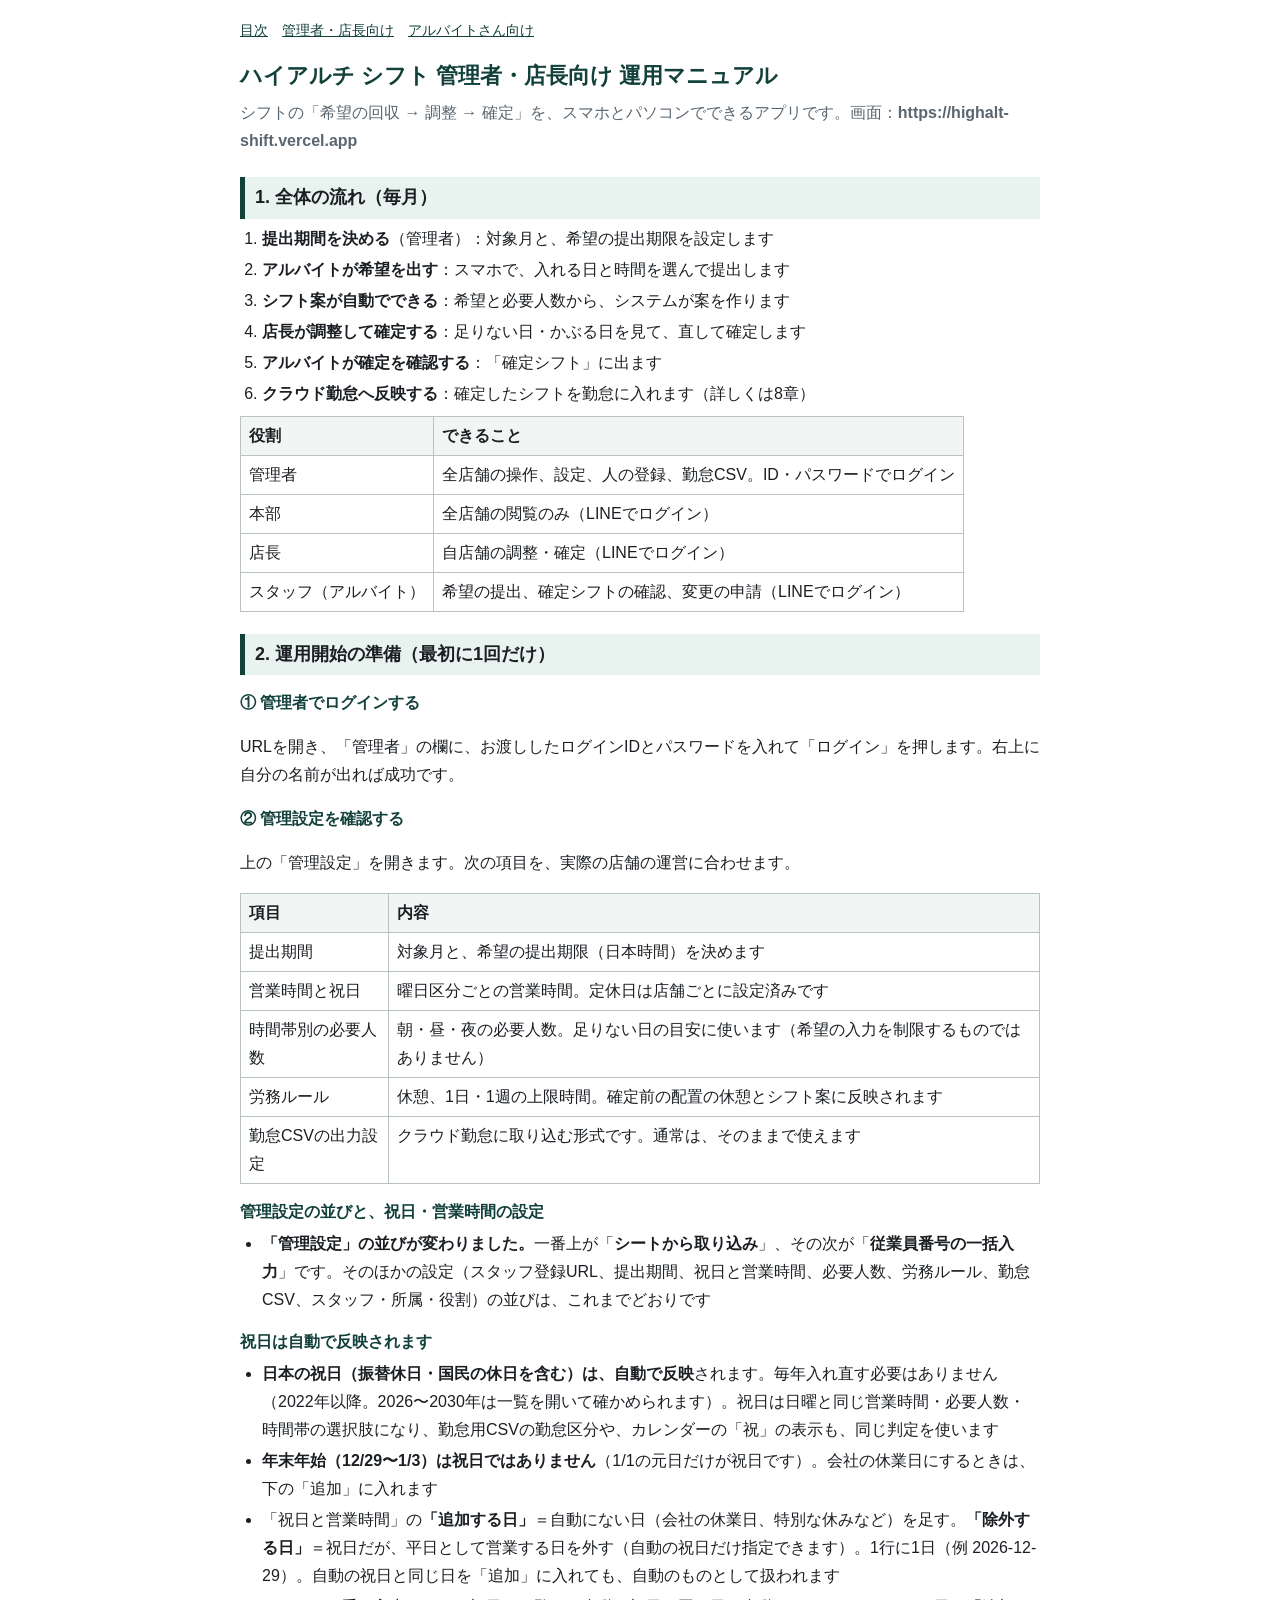
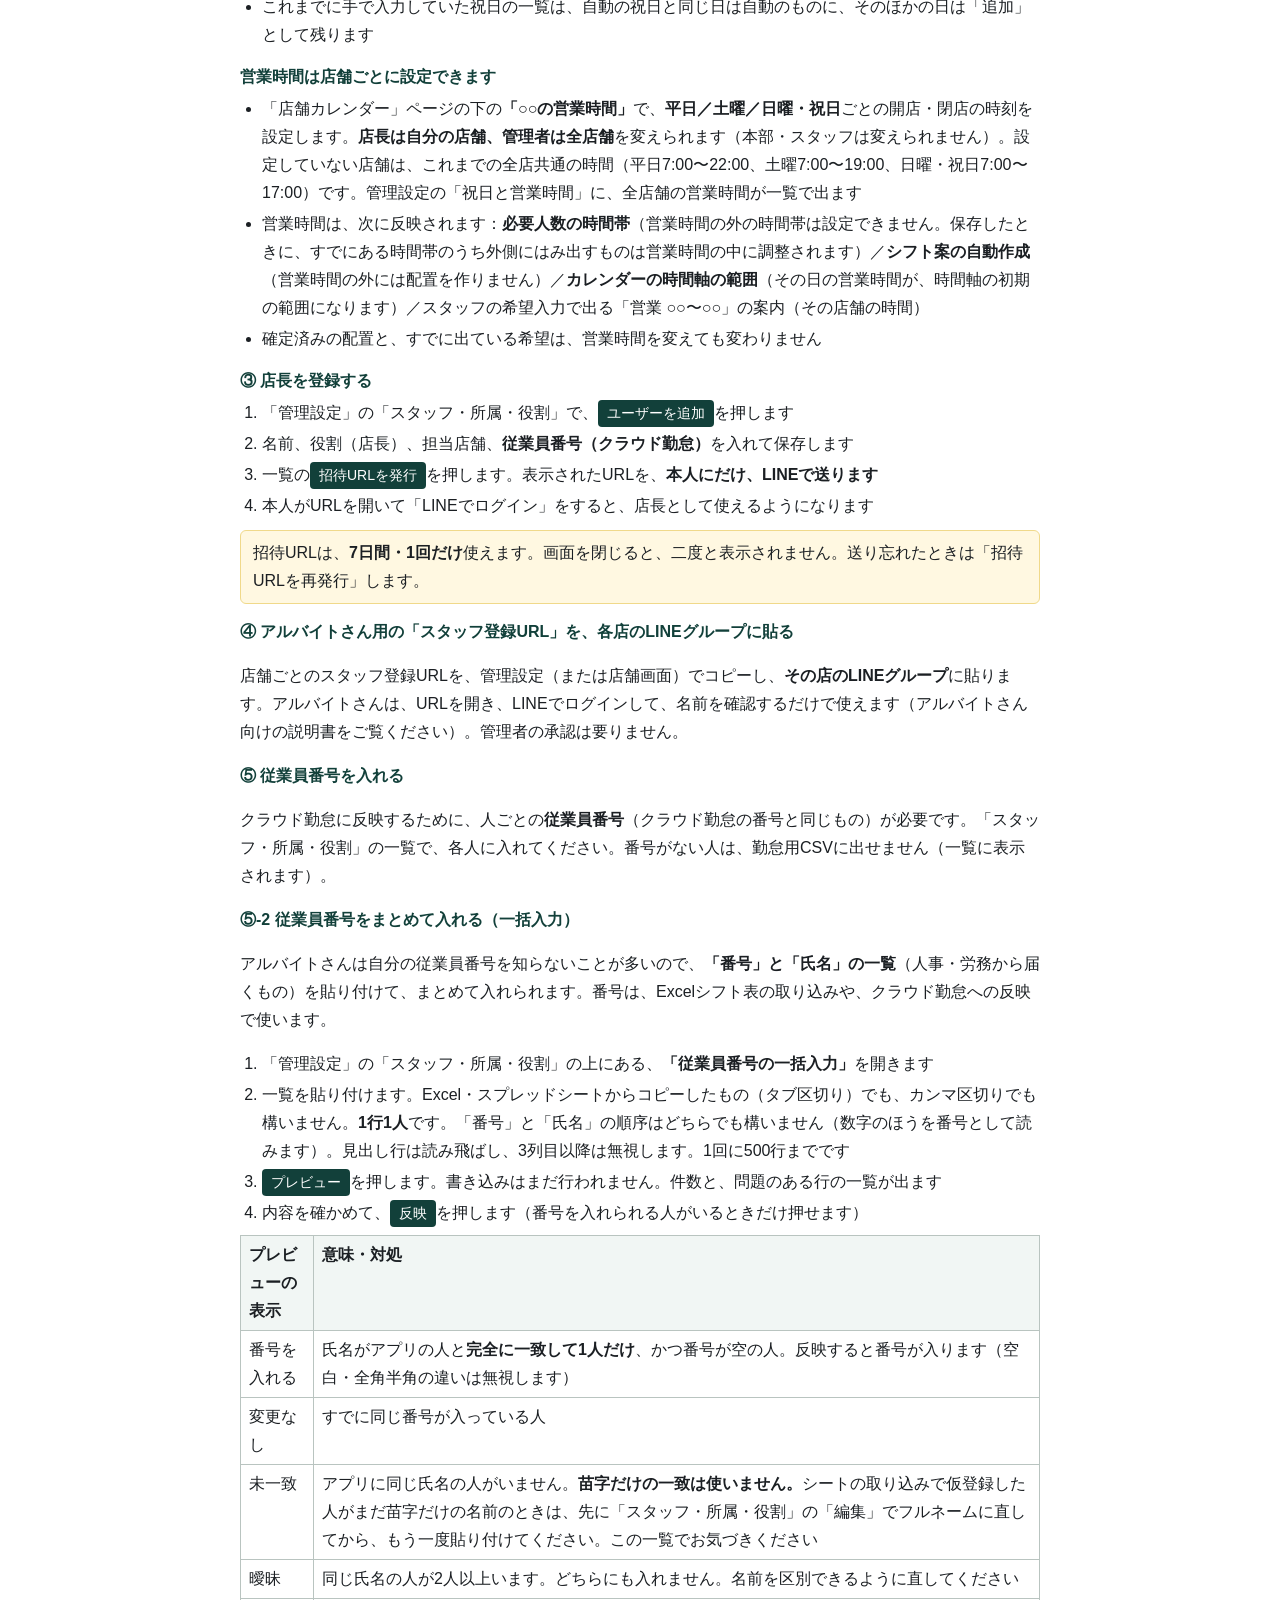
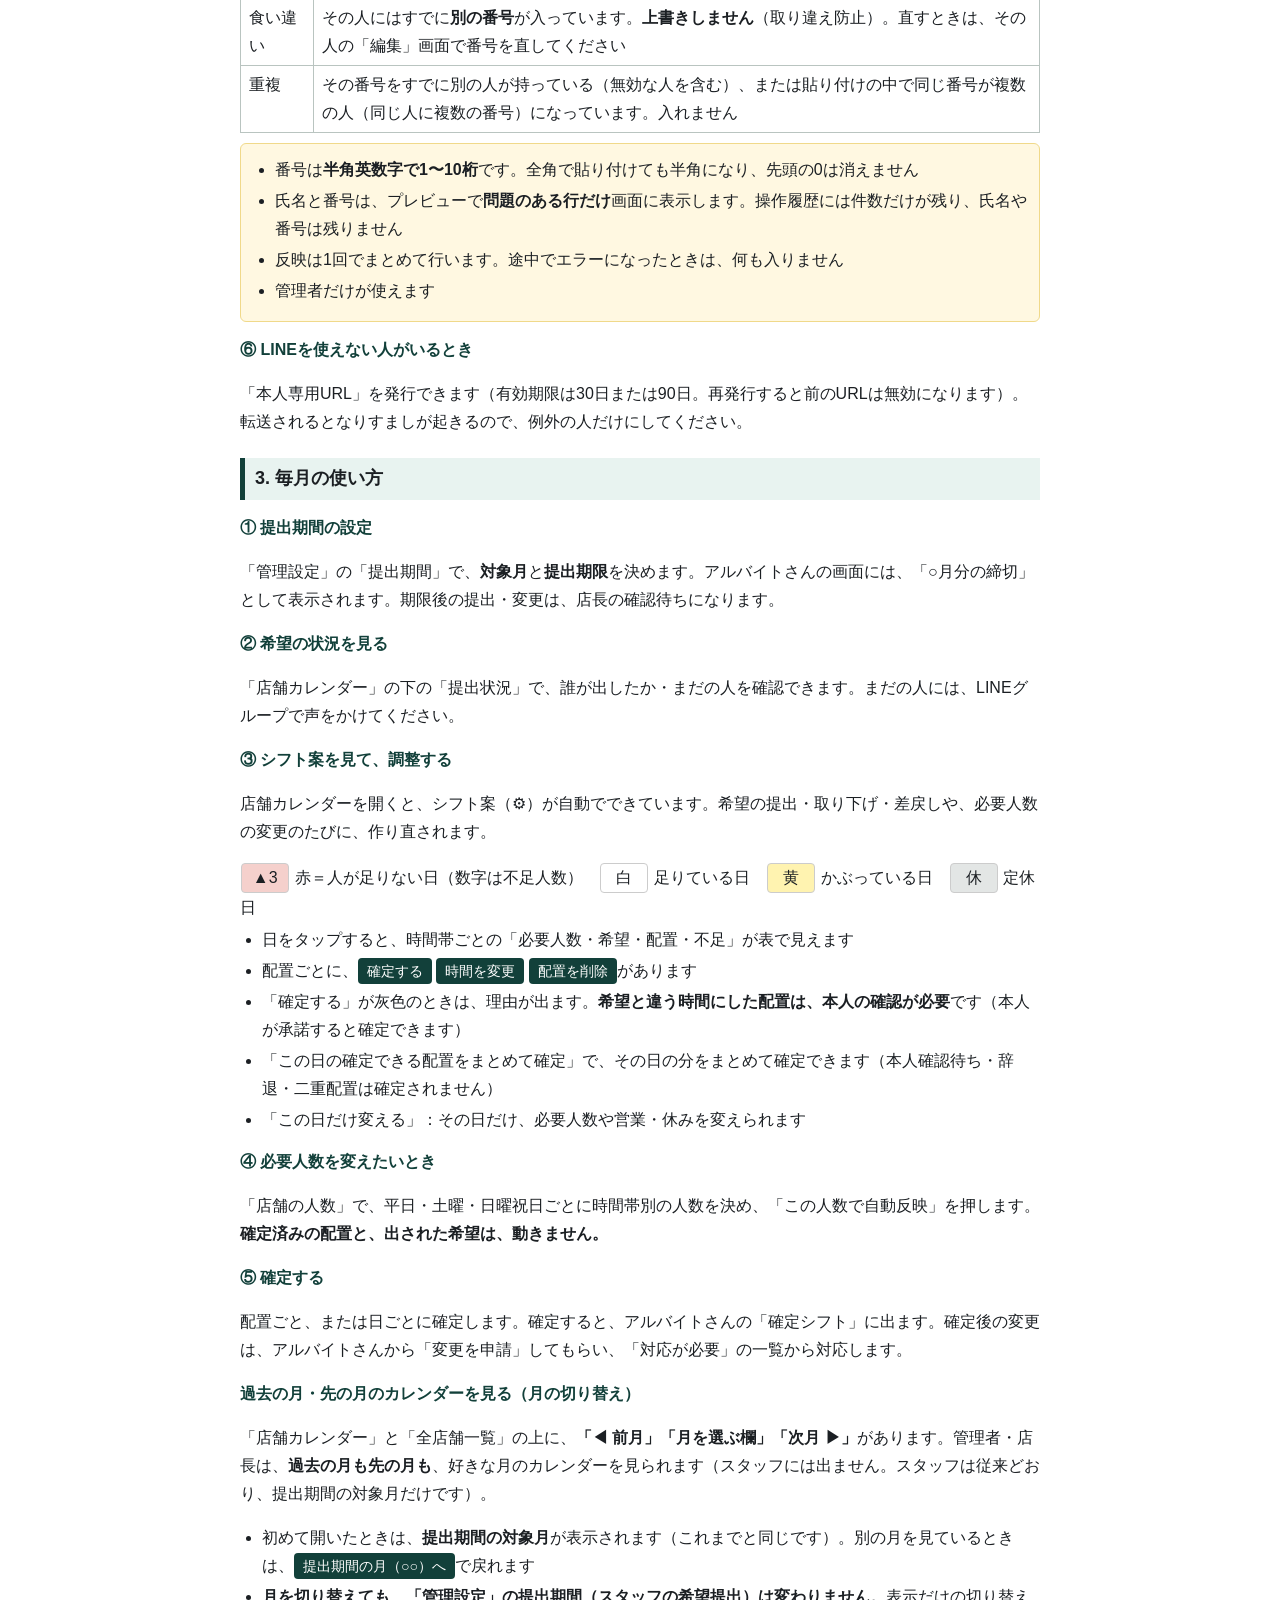
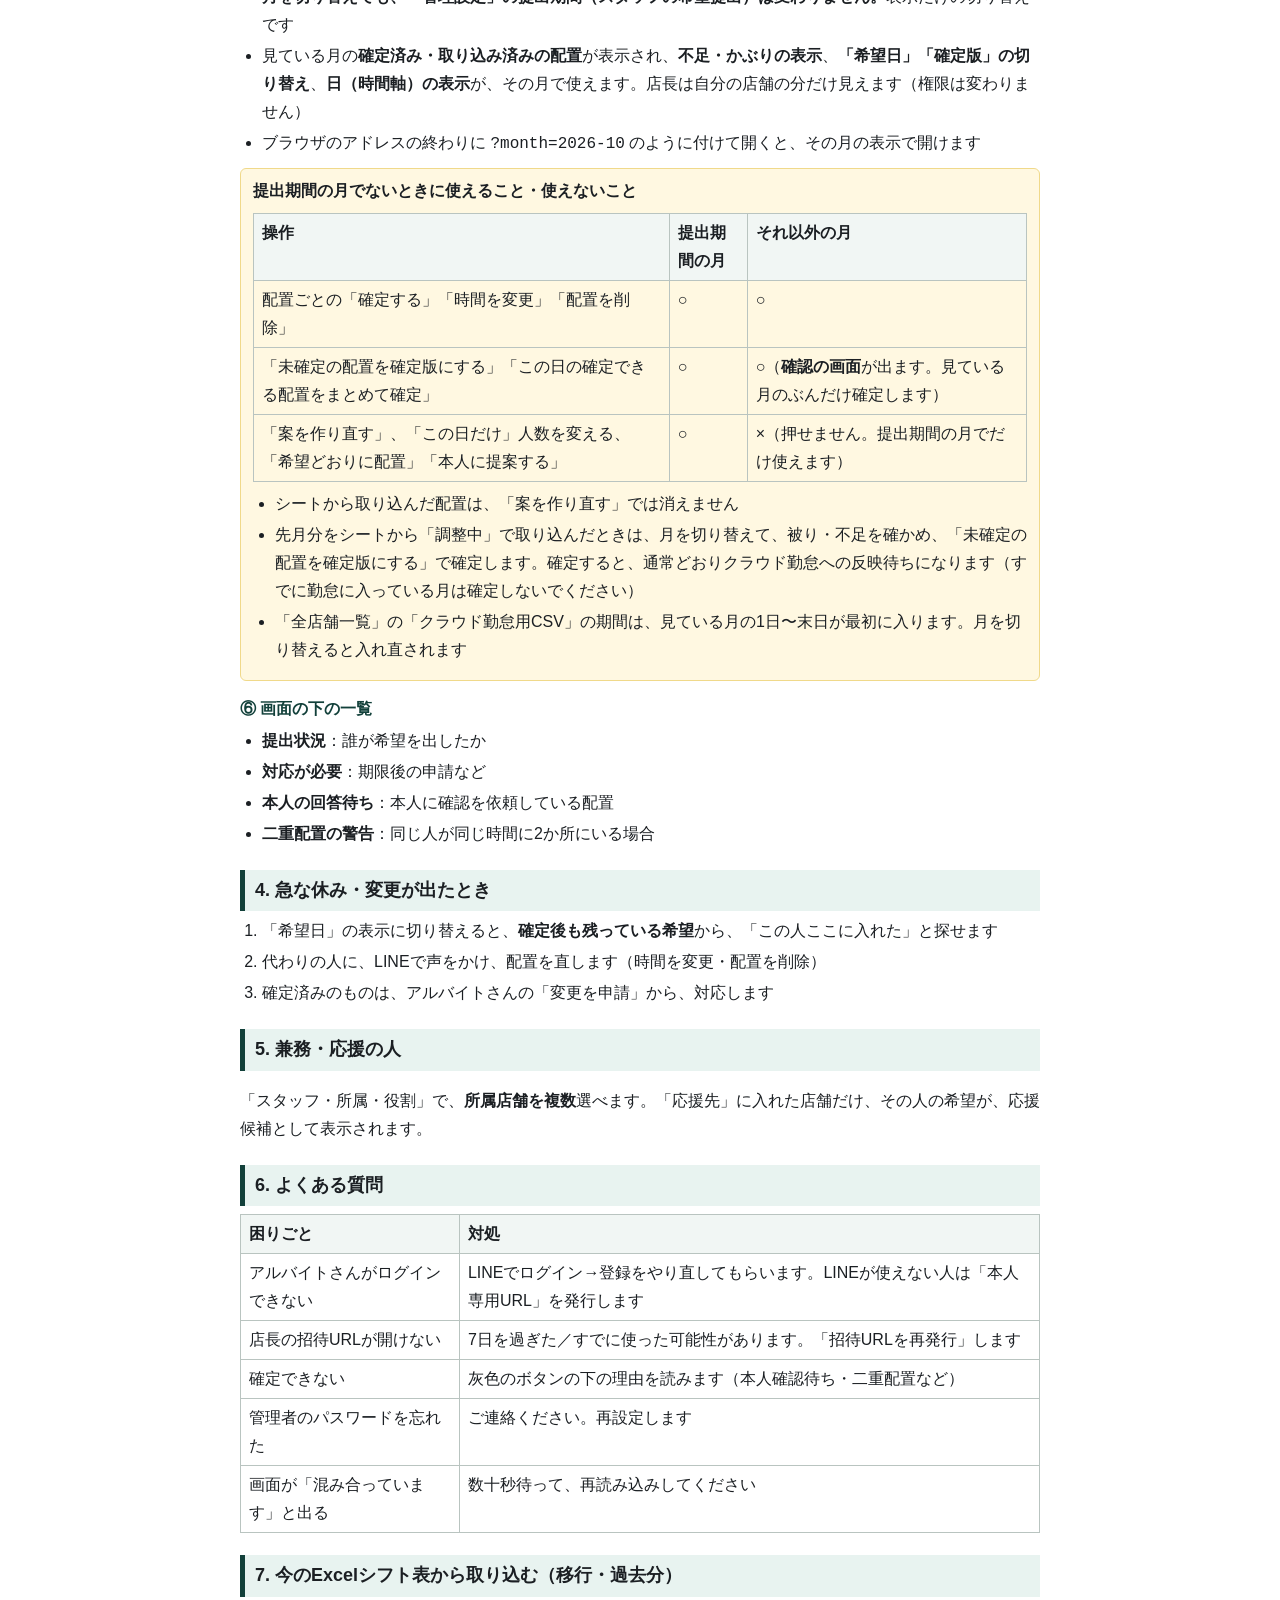
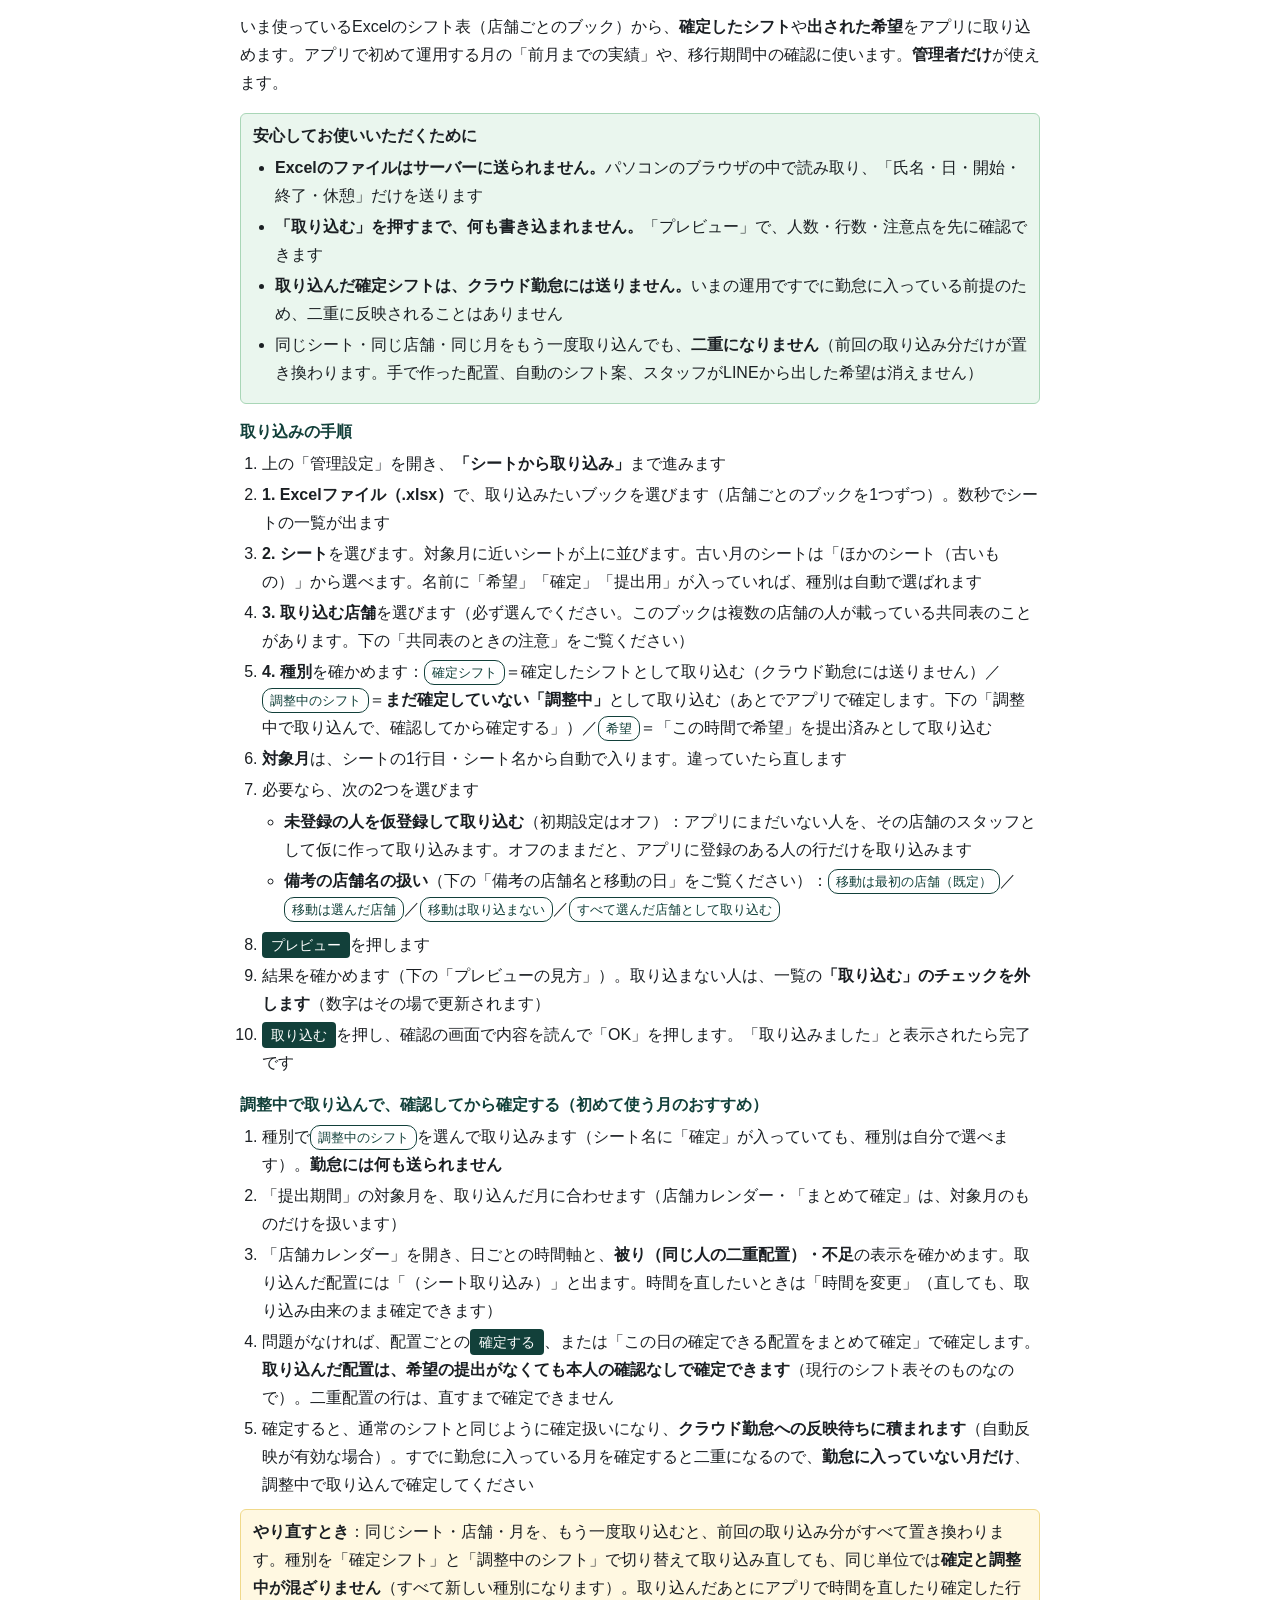
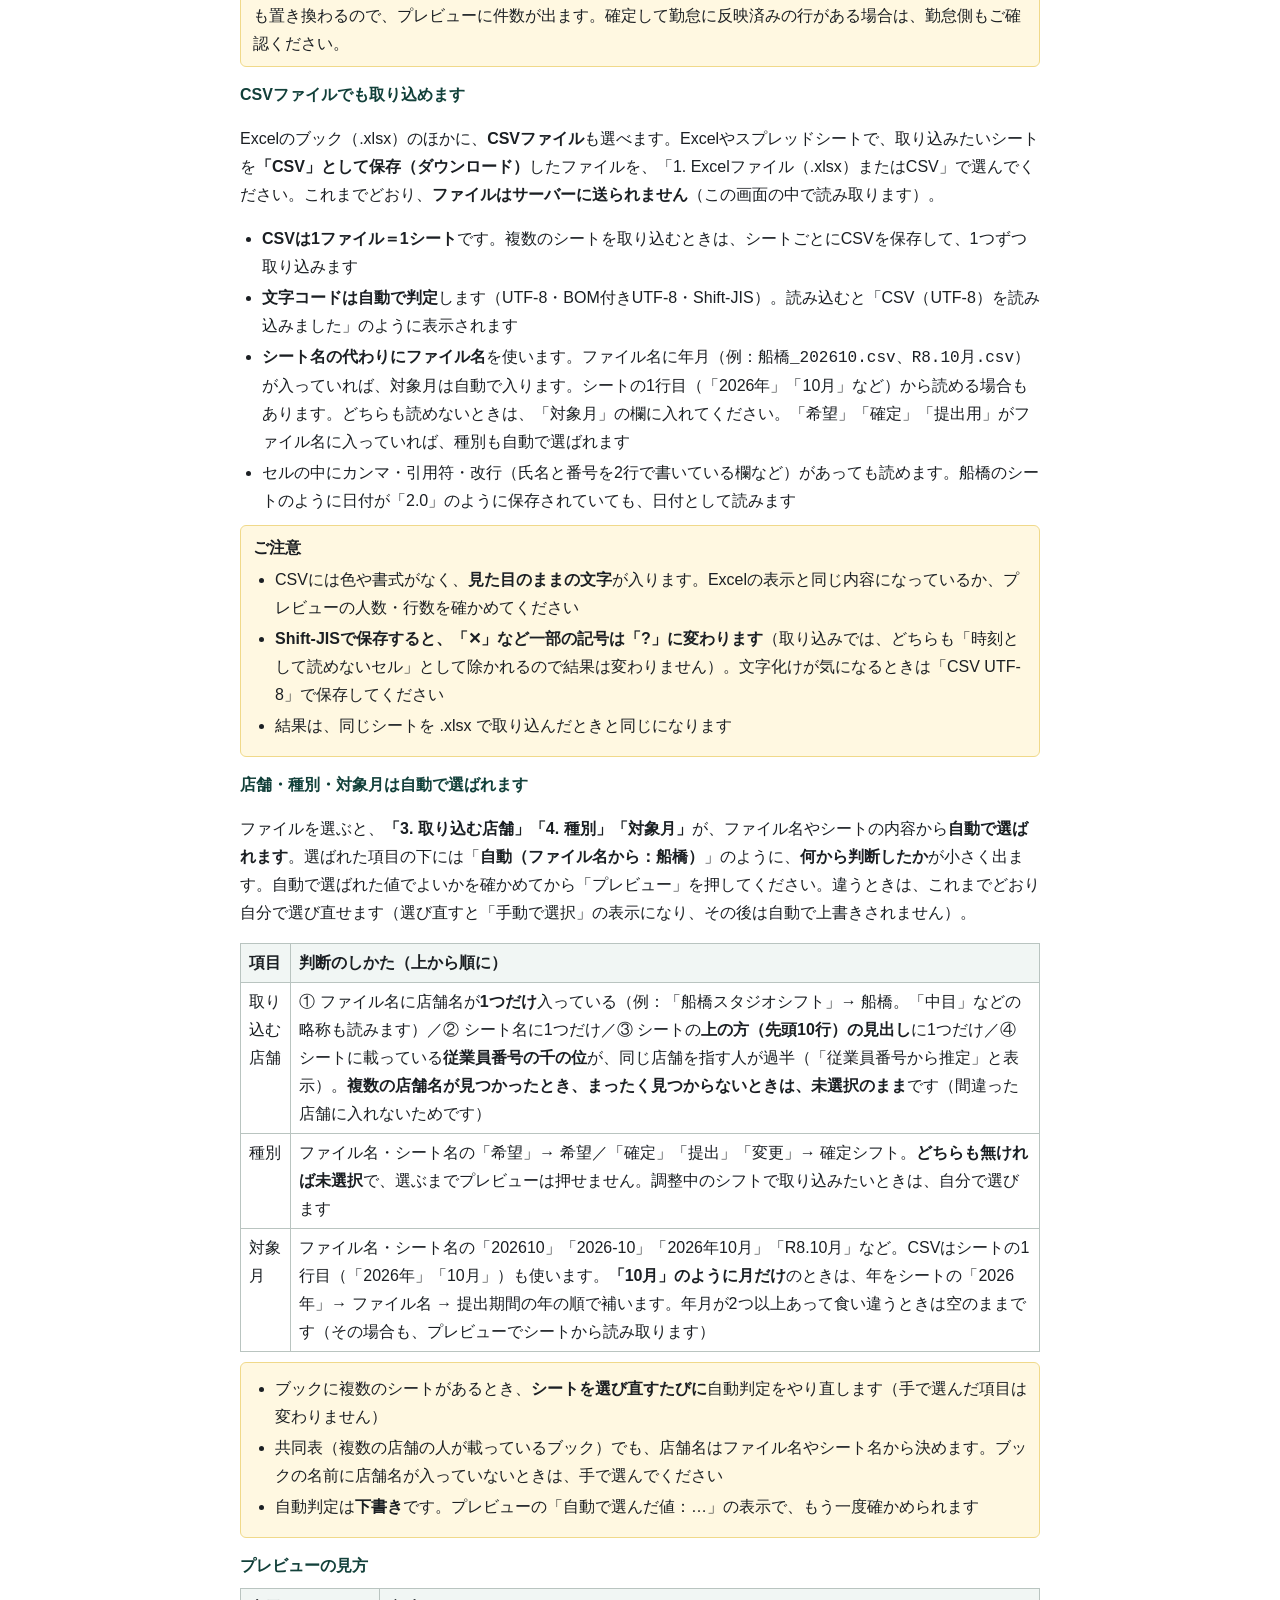
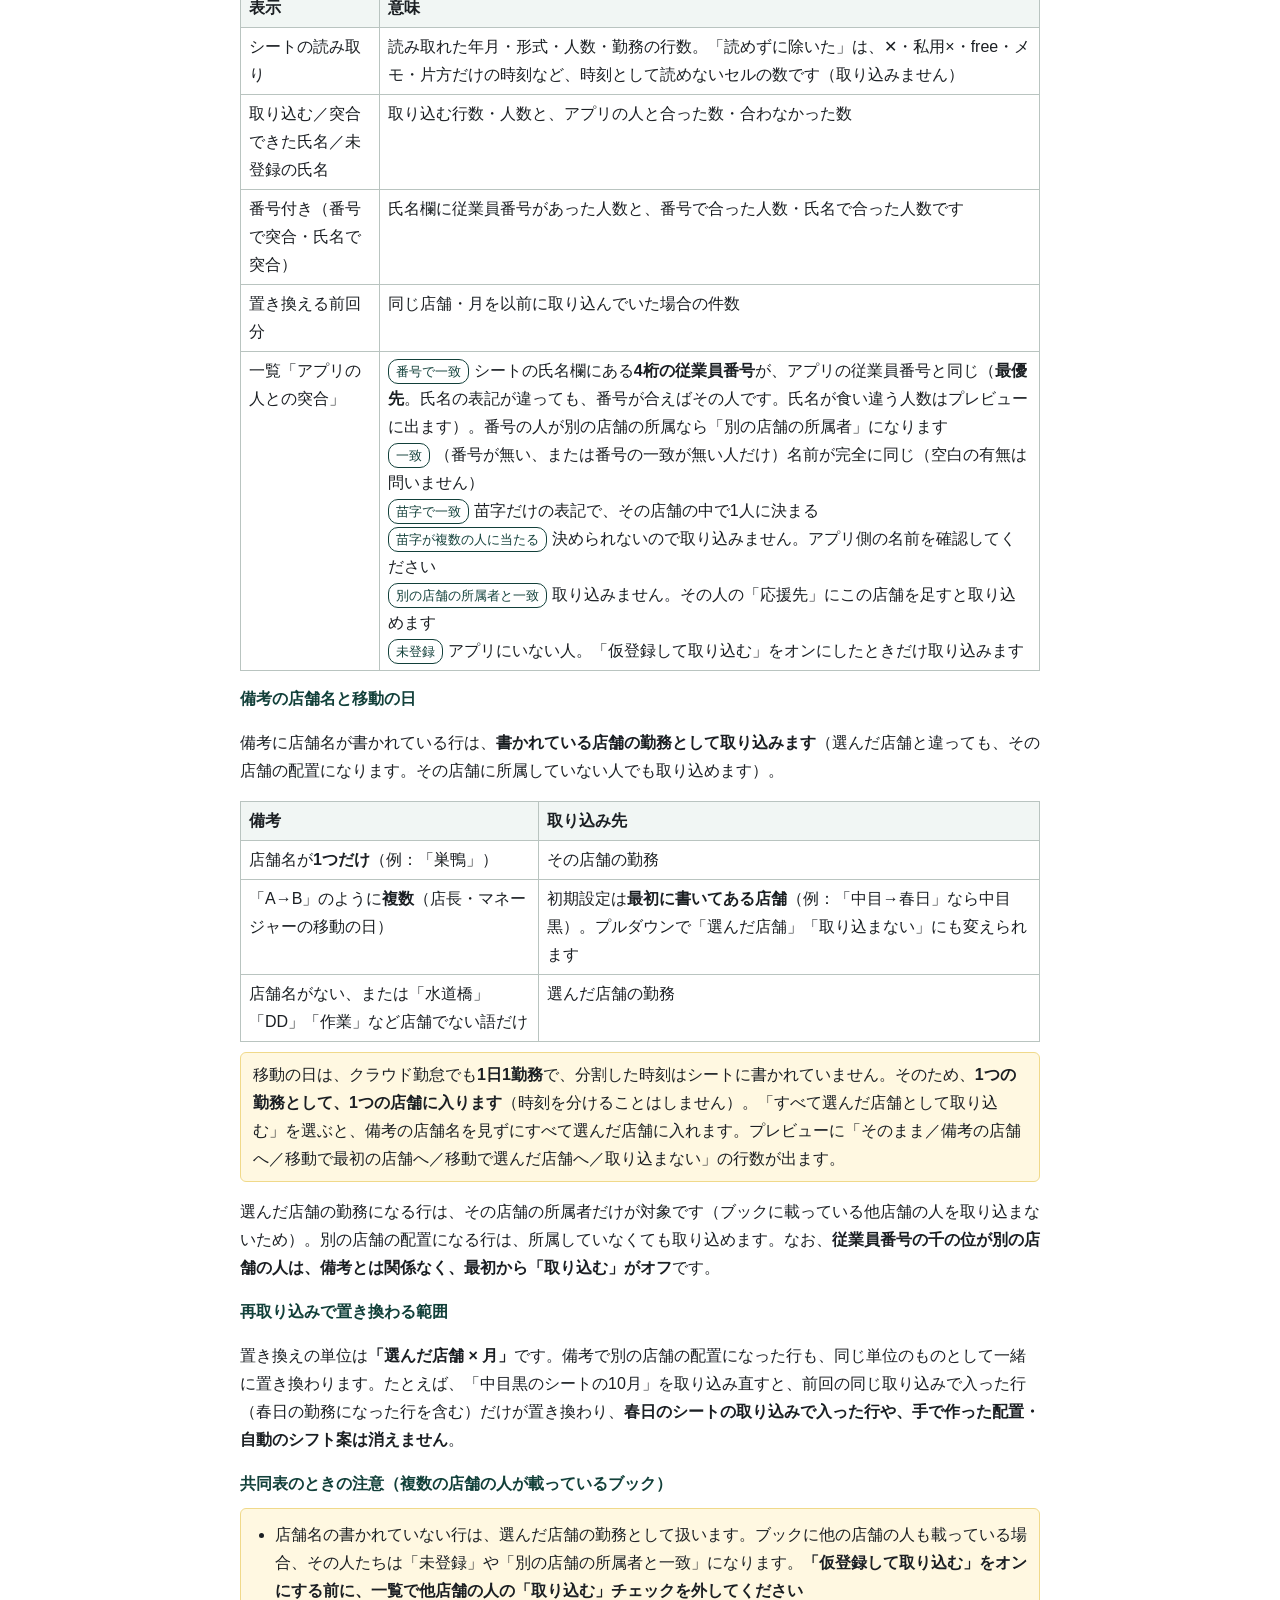
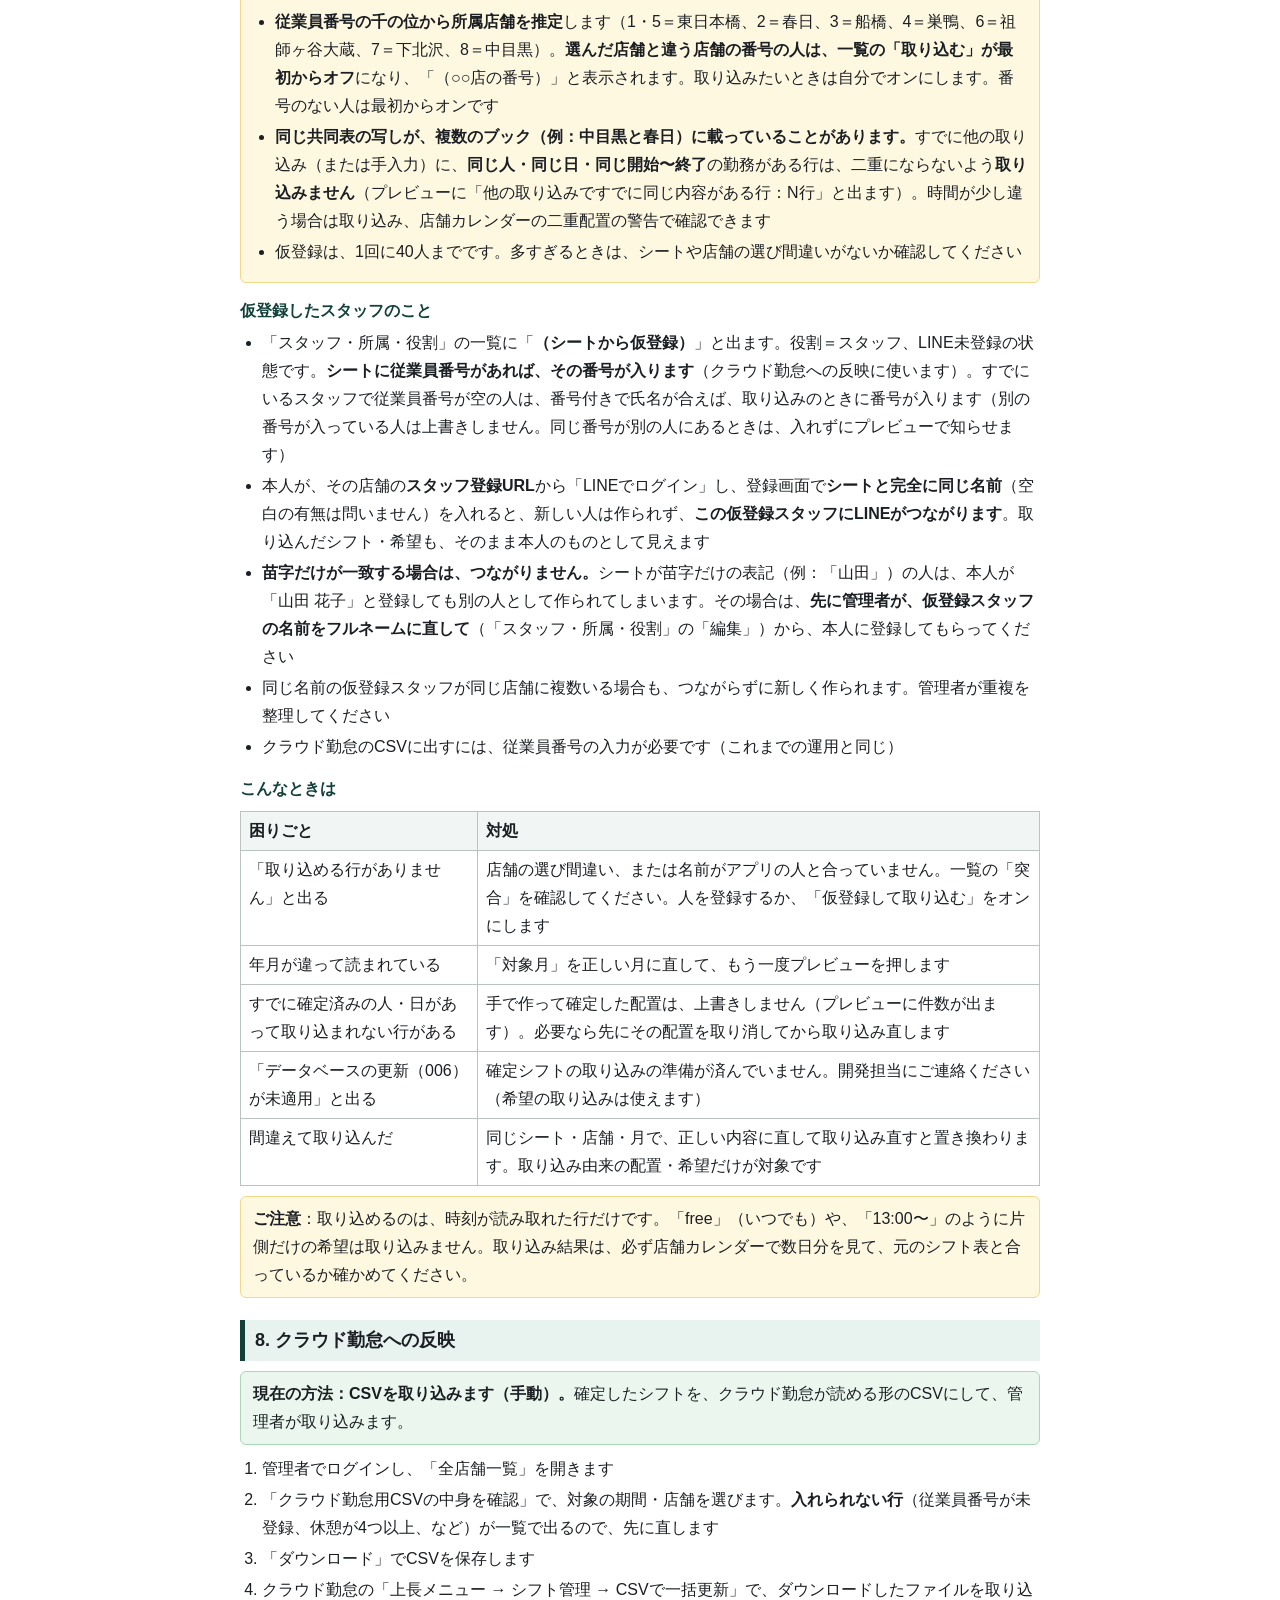
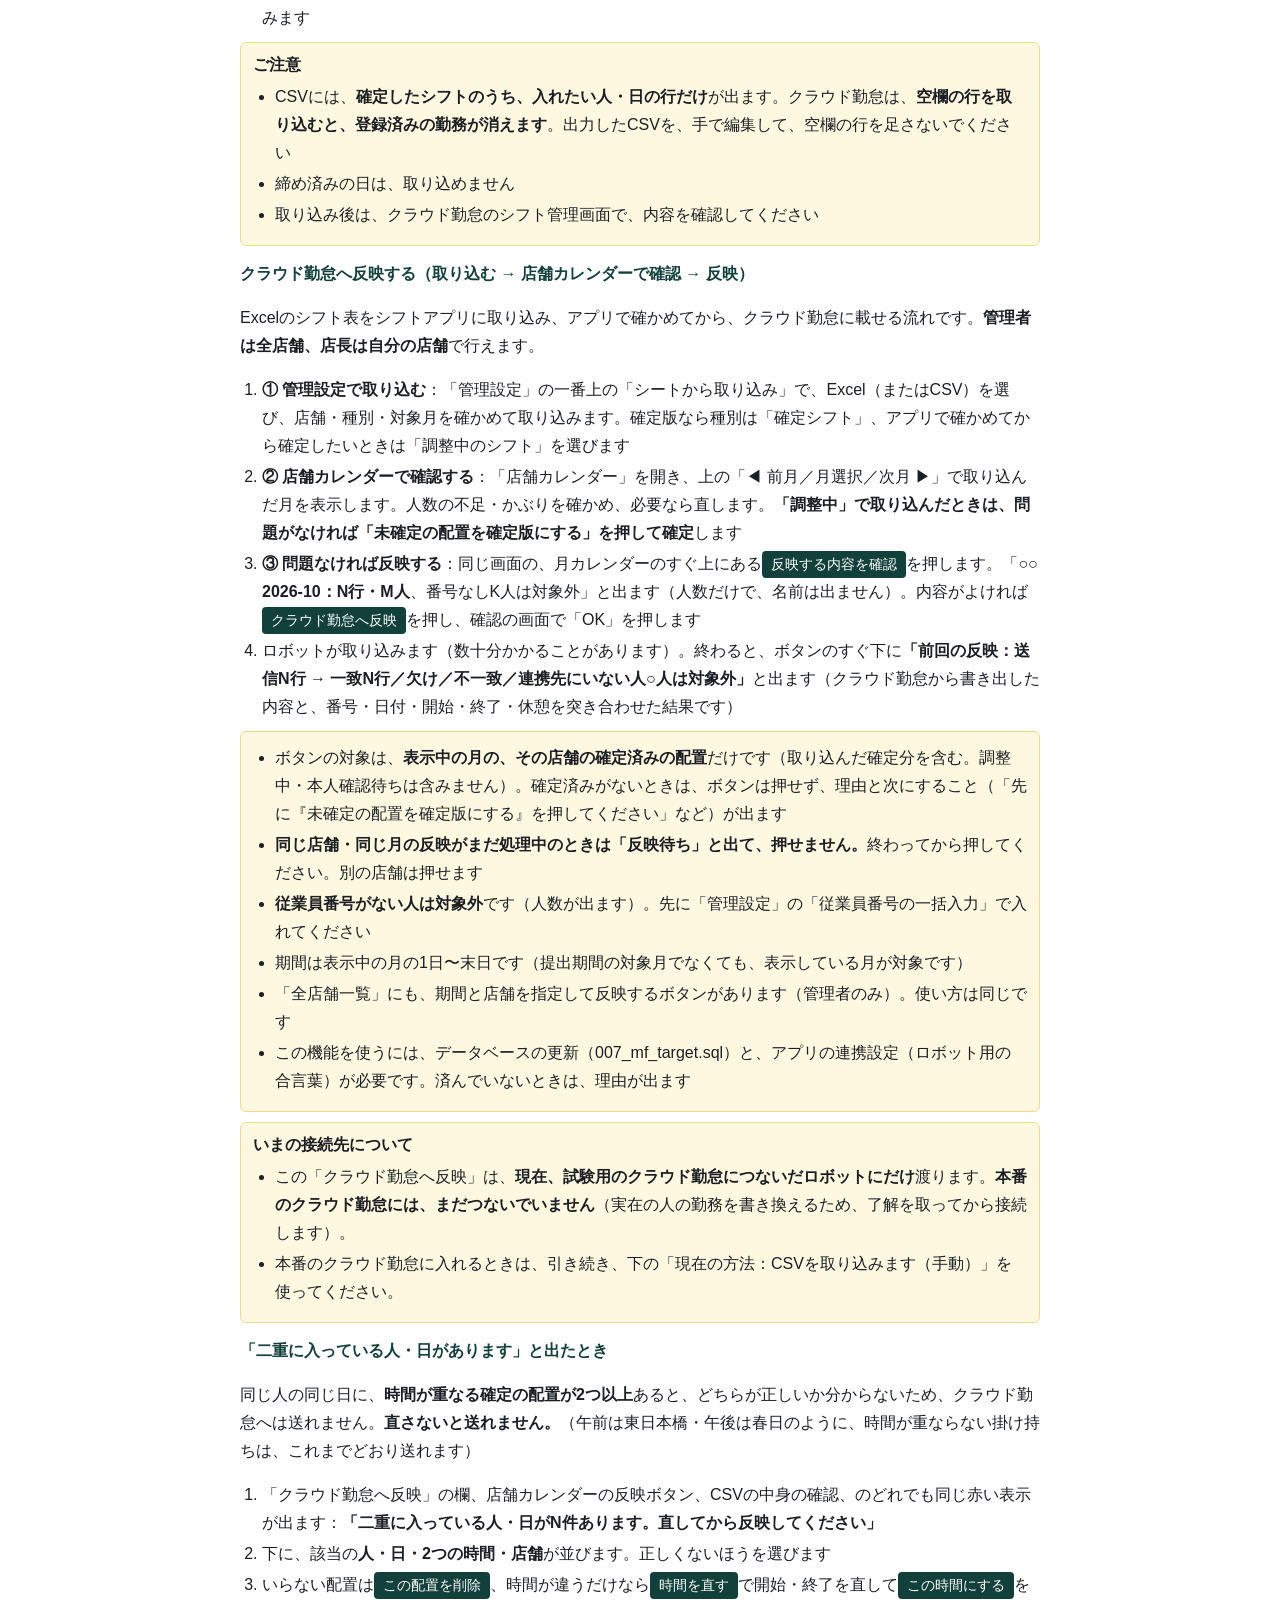
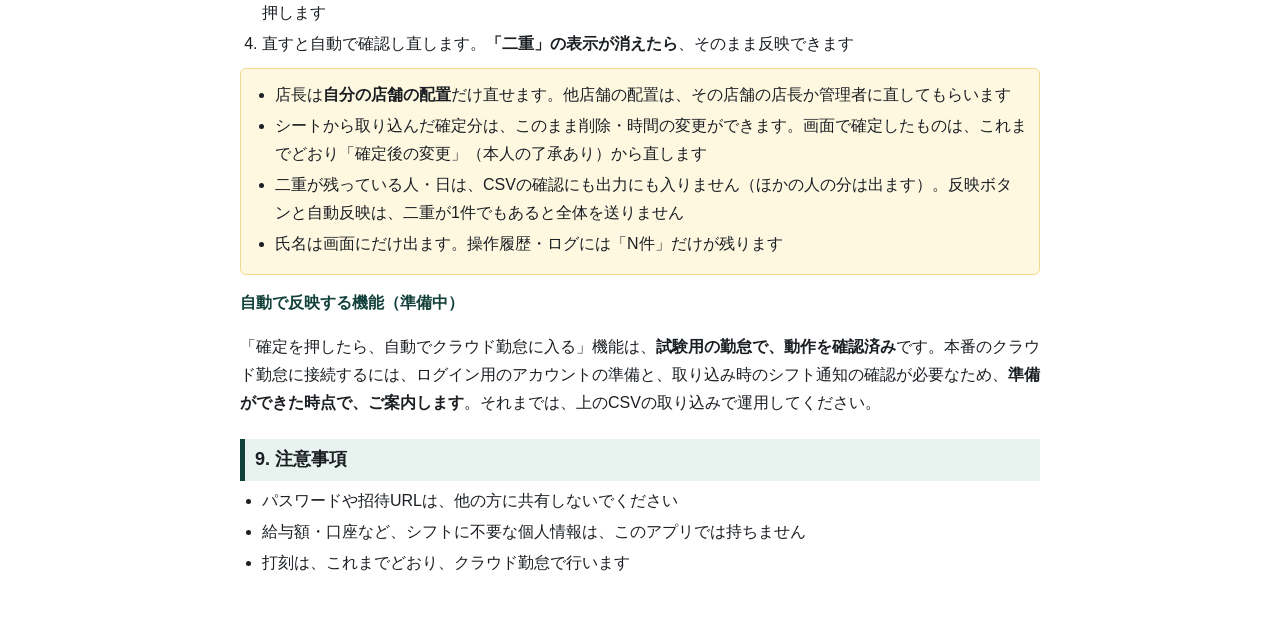
<file: manual/admin.html>
<!doctype html><html lang="ja"><head><meta charset="utf-8"><title>ハイアルチ シフト 管理者・店長向け 運用マニュアル</title><meta name="viewport" content="width=device-width, initial-scale=1"><meta name="robots" content="noindex,nofollow"><link rel="stylesheet" href="style.css"></head><body><p class="nav"><a href="./">目次</a><a href="admin.html">管理者・店長向け</a><a href="staff.html">アルバイトさん向け</a></p>
<h1>ハイアルチ シフト 管理者・店長向け 運用マニュアル</h1>
<p class="sub">シフトの「希望の回収 → 調整 → 確定」を、スマホとパソコンでできるアプリです。画面：<b>https://highalt-shift.vercel.app</b></p>

<h2>1. 全体の流れ（毎月）</h2>
<ol>
<li><b>提出期間を決める</b>（管理者）：対象月と、希望の提出期限を設定します</li>
<li><b>アルバイトが希望を出す</b>：スマホで、入れる日と時間を選んで提出します</li>
<li><b>シフト案が自動でできる</b>：希望と必要人数から、システムが案を作ります</li>
<li><b>店長が調整して確定する</b>：足りない日・かぶる日を見て、直して確定します</li>
<li><b>アルバイトが確定を確認する</b>：「確定シフト」に出ます</li>
<li><b>クラウド勤怠へ反映する</b>：確定したシフトを勤怠に入れます（詳しくは8章）</li>
</ol>
<table><tr><th>役割</th><th>できること</th></tr>
<tr><td>管理者</td><td>全店舗の操作、設定、人の登録、勤怠CSV。ID・パスワードでログイン</td></tr>
<tr><td>本部</td><td>全店舗の閲覧のみ（LINEでログイン）</td></tr>
<tr><td>店長</td><td>自店舗の調整・確定（LINEでログイン）</td></tr>
<tr><td>スタッフ（アルバイト）</td><td>希望の提出、確定シフトの確認、変更の申請（LINEでログイン）</td></tr></table>

<h2>2. 運用開始の準備（最初に1回だけ）</h2>
<h3>① 管理者でログインする</h3>
<p>URLを開き、「管理者」の欄に、お渡ししたログインIDとパスワードを入れて「ログイン」を押します。右上に自分の名前が出れば成功です。</p>
<h3>② 管理設定を確認する</h3>
<p>上の「管理設定」を開きます。次の項目を、実際の店舗の運営に合わせます。</p>
<table><tr><th>項目</th><th>内容</th></tr>
<tr><td>提出期間</td><td>対象月と、希望の提出期限（日本時間）を決めます</td></tr>
<tr><td>営業時間と祝日</td><td>曜日区分ごとの営業時間。定休日は店舗ごとに設定済みです</td></tr>
<tr><td>時間帯別の必要人数</td><td>朝・昼・夜の必要人数。足りない日の目安に使います（希望の入力を制限するものではありません）</td></tr>
<tr><td>労務ルール</td><td>休憩、1日・1週の上限時間。確定前の配置の休憩とシフト案に反映されます</td></tr>
<tr><td>勤怠CSVの出力設定</td><td>クラウド勤怠に取り込む形式です。通常は、そのままで使えます</td></tr></table>
<h3>管理設定の並びと、祝日・営業時間の設定</h3>
<ul>
<li><b>「管理設定」の並びが変わりました。</b>一番上が「<b>シートから取り込み</b>」、その次が「<b>従業員番号の一括入力</b>」です。そのほかの設定（スタッフ登録URL、提出期間、祝日と営業時間、必要人数、労務ルール、勤怠CSV、スタッフ・所属・役割）の並びは、これまでどおりです</li>
</ul>
<h3>祝日は自動で反映されます</h3>
<ul>
<li><b>日本の祝日（振替休日・国民の休日を含む）は、自動で反映</b>されます。毎年入れ直す必要はありません（2022年以降。2026〜2030年は一覧を開いて確かめられます）。祝日は日曜と同じ営業時間・必要人数・時間帯の選択肢になり、勤怠用CSVの勤怠区分や、カレンダーの「祝」の表示も、同じ判定を使います</li>
<li><b>年末年始（12/29〜1/3）は祝日ではありません</b>（1/1の元日だけが祝日です）。会社の休業日にするときは、下の「追加」に入れます</li>
<li>「祝日と営業時間」の<b>「追加する日」</b>＝自動にない日（会社の休業日、特別な休みなど）を足す。<b>「除外する日」</b>＝祝日だが、平日として営業する日を外す（自動の祝日だけ指定できます）。1行に1日（例 2026-12-29）。自動の祝日と同じ日を「追加」に入れても、自動のものとして扱われます</li>
<li>これまでに手で入力していた祝日の一覧は、自動の祝日と同じ日は自動のものに、そのほかの日は「追加」として残ります</li>
</ul>
<h3>営業時間は店舗ごとに設定できます</h3>
<ul>
<li>「店舗カレンダー」ページの下の<b>「○○の営業時間」</b>で、<b>平日／土曜／日曜・祝日</b>ごとの開店・閉店の時刻を設定します。<b>店長は自分の店舗、管理者は全店舗</b>を変えられます（本部・スタッフは変えられません）。設定していない店舗は、これまでの全店共通の時間（平日7:00〜22:00、土曜7:00〜19:00、日曜・祝日7:00〜17:00）です。管理設定の「祝日と営業時間」に、全店舗の営業時間が一覧で出ます</li>
<li>営業時間は、次に反映されます：<b>必要人数の時間帯</b>（営業時間の外の時間帯は設定できません。保存したときに、すでにある時間帯のうち外側にはみ出すものは営業時間の中に調整されます）／<b>シフト案の自動作成</b>（営業時間の外には配置を作りません）／<b>カレンダーの時間軸の範囲</b>（その日の営業時間が、時間軸の初期の範囲になります）／スタッフの希望入力で出る「営業 ○○〜○○」の案内（その店舗の時間）</li>
<li>確定済みの配置と、すでに出ている希望は、営業時間を変えても変わりません</li>
</ul>
<h3>③ 店長を登録する</h3>
<ol><li>「管理設定」の「スタッフ・所属・役割」で、<span class="btn">ユーザーを追加</span>を押します</li>
<li>名前、役割（店長）、担当店舗、<b>従業員番号（クラウド勤怠）</b>を入れて保存します</li>
<li>一覧の<span class="btn">招待URLを発行</span>を押します。表示されたURLを、<b>本人にだけ、LINEで送ります</b></li>
<li>本人がURLを開いて「LINEでログイン」をすると、店長として使えるようになります</li></ol>
<div class="note">招待URLは、<b>7日間・1回だけ</b>使えます。画面を閉じると、二度と表示されません。送り忘れたときは「招待URLを再発行」します。</div>
<h3>④ アルバイトさん用の「スタッフ登録URL」を、各店のLINEグループに貼る</h3>
<p>店舗ごとのスタッフ登録URLを、管理設定（または店舗画面）でコピーし、<b>その店のLINEグループ</b>に貼ります。アルバイトさんは、URLを開き、LINEでログインして、名前を確認するだけで使えます（アルバイトさん向けの説明書をご覧ください）。管理者の承認は要りません。</p>
<h3>⑤ 従業員番号を入れる</h3>
<p>クラウド勤怠に反映するために、人ごとの<b>従業員番号</b>（クラウド勤怠の番号と同じもの）が必要です。「スタッフ・所属・役割」の一覧で、各人に入れてください。番号がない人は、勤怠用CSVに出せません（一覧に表示されます）。</p>
<h3>⑤-2 従業員番号をまとめて入れる（一括入力）</h3>
<p>アルバイトさんは自分の従業員番号を知らないことが多いので、<b>「番号」と「氏名」の一覧</b>（人事・労務から届くもの）を貼り付けて、まとめて入れられます。番号は、Excelシフト表の取り込みや、クラウド勤怠への反映で使います。</p>
<ol>
<li>「管理設定」の「スタッフ・所属・役割」の上にある、<b>「従業員番号の一括入力」</b>を開きます</li>
<li>一覧を貼り付けます。Excel・スプレッドシートからコピーしたもの（タブ区切り）でも、カンマ区切りでも構いません。<b>1行1人</b>です。「番号」と「氏名」の順序はどちらでも構いません（数字のほうを番号として読みます）。見出し行は読み飛ばし、3列目以降は無視します。1回に500行までです</li>
<li><span class="btn">プレビュー</span>を押します。書き込みはまだ行われません。件数と、問題のある行の一覧が出ます</li>
<li>内容を確かめて、<span class="btn">反映</span>を押します（番号を入れられる人がいるときだけ押せます）</li>
</ol>
<table>
<tr><th>プレビューの表示</th><th>意味・対処</th></tr>
<tr><td>番号を入れる</td><td>氏名がアプリの人と<b>完全に一致して1人だけ</b>、かつ番号が空の人。反映すると番号が入ります（空白・全角半角の違いは無視します）</td></tr>
<tr><td>変更なし</td><td>すでに同じ番号が入っている人</td></tr>
<tr><td>未一致</td><td>アプリに同じ氏名の人がいません。<b>苗字だけの一致は使いません。</b>シートの取り込みで仮登録した人がまだ苗字だけの名前のときは、先に「スタッフ・所属・役割」の「編集」でフルネームに直してから、もう一度貼り付けてください。この一覧でお気づきください</td></tr>
<tr><td>曖昧</td><td>同じ氏名の人が2人以上います。どちらにも入れません。名前を区別できるように直してください</td></tr>
<tr><td>食い違い</td><td>その人にはすでに<b>別の番号</b>が入っています。<b>上書きしません</b>（取り違え防止）。直すときは、その人の「編集」画面で番号を直してください</td></tr>
<tr><td>重複</td><td>その番号をすでに別の人が持っている（無効な人を含む）、または貼り付けの中で同じ番号が複数の人（同じ人に複数の番号）になっています。入れません</td></tr>
</table>
<div class="note"><ul>
<li>番号は<b>半角英数字で1〜10桁</b>です。全角で貼り付けても半角になり、先頭の0は消えません</li>
<li>氏名と番号は、プレビューで<b>問題のある行だけ</b>画面に表示します。操作履歴には件数だけが残り、氏名や番号は残りません</li>
<li>反映は1回でまとめて行います。途中でエラーになったときは、何も入りません</li>
<li>管理者だけが使えます</li>
</ul></div>
<h3>⑥ LINEを使えない人がいるとき</h3>
<p>「本人専用URL」を発行できます（有効期限は30日または90日。再発行すると前のURLは無効になります）。転送されるとなりすましが起きるので、例外の人だけにしてください。</p>

<h2 class="pb">3. 毎月の使い方</h2>
<h3>① 提出期間の設定</h3>
<p>「管理設定」の「提出期間」で、<b>対象月</b>と<b>提出期限</b>を決めます。アルバイトさんの画面には、「○月分の締切」として表示されます。期限後の提出・変更は、店長の確認待ちになります。</p>
<h3>② 希望の状況を見る</h3>
<p>「店舗カレンダー」の下の「提出状況」で、誰が出したか・まだの人を確認できます。まだの人には、LINEグループで声をかけてください。</p>
<h3>③ シフト案を見て、調整する</h3>
<p>店舗カレンダーを開くと、シフト案（⚙）が自動でできています。希望の提出・取り下げ・差戻しや、必要人数の変更のたびに、作り直されます。</p>
<div class="cal"><span style="background:#f5d0cc">▲3</span> 赤＝人が足りない日（数字は不足人数）　<span>白</span> 足りている日　<span style="background:#fff3b0">黄</span> かぶっている日　<span style="background:#e3e6e5">休</span> 定休日</div>
<ul><li>日をタップすると、時間帯ごとの「必要人数・希望・配置・不足」が表で見えます</li>
<li>配置ごとに、<span class="btn">確定する</span> <span class="btn">時間を変更</span> <span class="btn">配置を削除</span>があります</li>
<li>「確定する」が灰色のときは、理由が出ます。<b>希望と違う時間にした配置は、本人の確認が必要</b>です（本人が承諾すると確定できます）</li>
<li>「この日の確定できる配置をまとめて確定」で、その日の分をまとめて確定できます（本人確認待ち・辞退・二重配置は確定されません）</li>
<li>「この日だけ変える」：その日だけ、必要人数や営業・休みを変えられます</li></ul>
<h3>④ 必要人数を変えたいとき</h3>
<p>「店舗の人数」で、平日・土曜・日曜祝日ごとに時間帯別の人数を決め、「この人数で自動反映」を押します。<b>確定済みの配置と、出された希望は、動きません。</b></p>
<h3>⑤ 確定する</h3>
<p>配置ごと、または日ごとに確定します。確定すると、アルバイトさんの「確定シフト」に出ます。確定後の変更は、アルバイトさんから「変更を申請」してもらい、「対応が必要」の一覧から対応します。</p>
<h3>過去の月・先の月のカレンダーを見る（月の切り替え）</h3>
<p>「店舗カレンダー」と「全店舗一覧」の上に、<b>「◀ 前月」「月を選ぶ欄」「次月 ▶」</b>があります。管理者・店長は、<b>過去の月も先の月も</b>、好きな月のカレンダーを見られます（スタッフには出ません。スタッフは従来どおり、提出期間の対象月だけです）。</p>
<ul>
<li>初めて開いたときは、<b>提出期間の対象月</b>が表示されます（これまでと同じです）。別の月を見ているときは、<span class="btn">提出期間の月（○○）へ</span>で戻れます</li>
<li><b>月を切り替えても、「管理設定」の提出期間（スタッフの希望提出）は変わりません。</b>表示だけの切り替えです</li>
<li>見ている月の<b>確定済み・取り込み済みの配置</b>が表示され、<b>不足・かぶりの表示</b>、<b>「希望日」「確定版」の切り替え</b>、<b>日（時間軸）の表示</b>が、その月で使えます。店長は自分の店舗の分だけ見えます（権限は変わりません）</li>
<li>ブラウザのアドレスの終わりに <code>?month=2026-10</code> のように付けて開くと、その月の表示で開けます</li>
</ul>
<div class="note"><b>提出期間の月でないときに使えること・使えないこと</b>
<table>
<tr><th>操作</th><th>提出期間の月</th><th>それ以外の月</th></tr>
<tr><td>配置ごとの「確定する」「時間を変更」「配置を削除」</td><td>○</td><td>○</td></tr>
<tr><td>「未確定の配置を確定版にする」「この日の確定できる配置をまとめて確定」</td><td>○</td><td>○（<b>確認の画面</b>が出ます。見ている月のぶんだけ確定します）</td></tr>
<tr><td>「案を作り直す」、「この日だけ」人数を変える、「希望どおりに配置」「本人に提案する」</td><td>○</td><td>×（押せません。提出期間の月でだけ使えます）</td></tr>
</table>
<ul>
<li>シートから取り込んだ配置は、「案を作り直す」では消えません</li>
<li>先月分をシートから「調整中」で取り込んだときは、月を切り替えて、被り・不足を確かめ、「未確定の配置を確定版にする」で確定します。確定すると、通常どおりクラウド勤怠への反映待ちになります（すでに勤怠に入っている月は確定しないでください）</li>
<li>「全店舗一覧」の「クラウド勤怠用CSV」の期間は、見ている月の1日〜末日が最初に入ります。月を切り替えると入れ直されます</li>
</ul></div>
<h3>⑥ 画面の下の一覧</h3>
<ul><li><b>提出状況</b>：誰が希望を出したか</li><li><b>対応が必要</b>：期限後の申請など</li><li><b>本人の回答待ち</b>：本人に確認を依頼している配置</li><li><b>二重配置の警告</b>：同じ人が同じ時間に2か所にいる場合</li></ul>

<h2>4. 急な休み・変更が出たとき</h2>
<ol><li>「希望日」の表示に切り替えると、<b>確定後も残っている希望</b>から、「この人ここに入れた」と探せます</li>
<li>代わりの人に、LINEで声をかけ、配置を直します（時間を変更・配置を削除）</li>
<li>確定済みのものは、アルバイトさんの「変更を申請」から、対応します</li></ol>

<h2>5. 兼務・応援の人</h2>
<p>「スタッフ・所属・役割」で、<b>所属店舗を複数</b>選べます。「応援先」に入れた店舗だけ、その人の希望が、応援候補として表示されます。</p>

<h2>6. よくある質問</h2>
<table><tr><th>困りごと</th><th>対処</th></tr>
<tr><td>アルバイトさんがログインできない</td><td>LINEでログイン→登録をやり直してもらいます。LINEが使えない人は「本人専用URL」を発行します</td></tr>
<tr><td>店長の招待URLが開けない</td><td>7日を過ぎた／すでに使った可能性があります。「招待URLを再発行」します</td></tr>
<tr><td>確定できない</td><td>灰色のボタンの下の理由を読みます（本人確認待ち・二重配置など）</td></tr>
<tr><td>管理者のパスワードを忘れた</td><td>ご連絡ください。再設定します</td></tr>
<tr><td>画面が「混み合っています」と出る</td><td>数十秒待って、再読み込みしてください</td></tr></table>

<h2 class="pb">7. 今のExcelシフト表から取り込む（移行・過去分）</h2>
<p>いま使っているExcelのシフト表（店舗ごとのブック）から、<b>確定したシフト</b>や<b>出された希望</b>をアプリに取り込めます。アプリで初めて運用する月の「前月までの実績」や、移行期間中の確認に使います。<b>管理者だけ</b>が使えます。</p>
<div class="ok"><b>安心してお使いいただくために</b>
<ul>
<li><b>Excelのファイルはサーバーに送られません。</b>パソコンのブラウザの中で読み取り、「氏名・日・開始・終了・休憩」だけを送ります</li>
<li><b>「取り込む」を押すまで、何も書き込まれません。</b>「プレビュー」で、人数・行数・注意点を先に確認できます</li>
<li><b>取り込んだ確定シフトは、クラウド勤怠には送りません。</b>いまの運用ですでに勤怠に入っている前提のため、二重に反映されることはありません</li>
<li>同じシート・同じ店舗・同じ月をもう一度取り込んでも、<b>二重になりません</b>（前回の取り込み分だけが置き換わります。手で作った配置、自動のシフト案、スタッフがLINEから出した希望は消えません）</li>
</ul></div>

<h3>取り込みの手順</h3>
<ol>
<li>上の「管理設定」を開き、<b>「シートから取り込み」</b>まで進みます</li>
<li><b>1. Excelファイル（.xlsx）</b>で、取り込みたいブックを選びます（店舗ごとのブックを1つずつ）。数秒でシートの一覧が出ます</li>
<li><b>2. シート</b>を選びます。対象月に近いシートが上に並びます。古い月のシートは「ほかのシート（古いもの）」から選べます。名前に「希望」「確定」「提出用」が入っていれば、種別は自動で選ばれます</li>
<li><b>3. 取り込む店舗</b>を選びます（必ず選んでください。このブックは複数の店舗の人が載っている共同表のことがあります。下の「共同表のときの注意」をご覧ください）</li>
<li><b>4. 種別</b>を確かめます：<span class="chip">確定シフト</span>＝確定したシフトとして取り込む（クラウド勤怠には送りません）／<span class="chip">調整中のシフト</span>＝<b>まだ確定していない「調整中」</b>として取り込む（あとでアプリで確定します。下の「調整中で取り込んで、確認してから確定する」）／<span class="chip">希望</span>＝「この時間で希望」を提出済みとして取り込む</li>
<li><b>対象月</b>は、シートの1行目・シート名から自動で入ります。違っていたら直します</li>
<li>必要なら、次の2つを選びます
<ul>
<li><b>未登録の人を仮登録して取り込む</b>（初期設定はオフ）：アプリにまだいない人を、その店舗のスタッフとして仮に作って取り込みます。オフのままだと、アプリに登録のある人の行だけを取り込みます</li>
<li><b>備考の店舗名の扱い</b>（下の「備考の店舗名と移動の日」をご覧ください）：<span class="chip">移動は最初の店舗（既定）</span>／<span class="chip">移動は選んだ店舗</span>／<span class="chip">移動は取り込まない</span>／<span class="chip">すべて選んだ店舗として取り込む</span></li>
</ul></li>
<li><span class="btn">プレビュー</span>を押します</li>
<li>結果を確かめます（下の「プレビューの見方」）。取り込まない人は、一覧の<b>「取り込む」のチェックを外します</b>（数字はその場で更新されます）</li>
<li><span class="btn">取り込む</span>を押し、確認の画面で内容を読んで「OK」を押します。「取り込みました」と表示されたら完了です</li>
</ol>

<h3>調整中で取り込んで、確認してから確定する（初めて使う月のおすすめ）</h3>
<ol>
<li>種別で<span class="chip">調整中のシフト</span>を選んで取り込みます（シート名に「確定」が入っていても、種別は自分で選べます）。<b>勤怠には何も送られません</b></li>
<li>「提出期間」の対象月を、取り込んだ月に合わせます（店舗カレンダー・「まとめて確定」は、対象月のものだけを扱います）</li>
<li>「店舗カレンダー」を開き、日ごとの時間軸と、<b>被り（同じ人の二重配置）・不足</b>の表示を確かめます。取り込んだ配置には「（シート取り込み）」と出ます。時間を直したいときは「時間を変更」（直しても、取り込み由来のまま確定できます）</li>
<li>問題がなければ、配置ごとの<span class="btn">確定する</span>、または「この日の確定できる配置をまとめて確定」で確定します。<b>取り込んだ配置は、希望の提出がなくても本人の確認なしで確定できます</b>（現行のシフト表そのものなので）。二重配置の行は、直すまで確定できません</li>
<li>確定すると、通常のシフトと同じように確定扱いになり、<b>クラウド勤怠への反映待ちに積まれます</b>（自動反映が有効な場合）。すでに勤怠に入っている月を確定すると二重になるので、<b>勤怠に入っていない月だけ</b>、調整中で取り込んで確定してください</li>
</ol>
<div class="note"><b>やり直すとき</b>：同じシート・店舗・月を、もう一度取り込むと、前回の取り込み分がすべて置き換わります。種別を「確定シフト」と「調整中のシフト」で切り替えて取り込み直しても、同じ単位では<b>確定と調整中が混ざりません</b>（すべて新しい種別になります）。取り込んだあとにアプリで時間を直したり確定した行も置き換わるので、プレビューに件数が出ます。確定して勤怠に反映済みの行がある場合は、勤怠側もご確認ください。</div>

<h3>CSVファイルでも取り込めます</h3>
<p>Excelのブック（.xlsx）のほかに、<b>CSVファイル</b>も選べます。Excelやスプレッドシートで、取り込みたいシートを<b>「CSV」として保存（ダウンロード）</b>したファイルを、「1. Excelファイル（.xlsx）またはCSV」で選んでください。これまでどおり、<b>ファイルはサーバーに送られません</b>（この画面の中で読み取ります）。</p>
<ul>
<li><b>CSVは1ファイル＝1シート</b>です。複数のシートを取り込むときは、シートごとにCSVを保存して、1つずつ取り込みます</li>
<li><b>文字コードは自動で判定</b>します（UTF-8・BOM付きUTF-8・Shift-JIS）。読み込むと「CSV（UTF-8）を読み込みました」のように表示されます</li>
<li><b>シート名の代わりにファイル名</b>を使います。ファイル名に年月（例：<code>船橋_202610.csv</code>、<code>R8.10月.csv</code>）が入っていれば、対象月は自動で入ります。シートの1行目（「2026年」「10月」など）から読める場合もあります。どちらも読めないときは、「対象月」の欄に入れてください。「希望」「確定」「提出用」がファイル名に入っていれば、種別も自動で選ばれます</li>
<li>セルの中にカンマ・引用符・改行（氏名と番号を2行で書いている欄など）があっても読めます。船橋のシートのように日付が「2.0」のように保存されていても、日付として読みます</li>
</ul>
<div class="note"><b>ご注意</b>
<ul>
<li>CSVには色や書式がなく、<b>見た目のままの文字</b>が入ります。Excelの表示と同じ内容になっているか、プレビューの人数・行数を確かめてください</li>
<li><b>Shift-JISで保存すると、「✕」など一部の記号は「?」に変わります</b>（取り込みでは、どちらも「時刻として読めないセル」として除かれるので結果は変わりません）。文字化けが気になるときは「CSV UTF-8」で保存してください</li>
<li>結果は、同じシートを .xlsx で取り込んだときと同じになります</li>
</ul></div>
<h3>店舗・種別・対象月は自動で選ばれます</h3>
<p>ファイルを選ぶと、<b>「3. 取り込む店舗」「4. 種別」「対象月」</b>が、ファイル名やシートの内容から<b>自動で選ばれます</b>。選ばれた項目の下には「<b>自動（ファイル名から：船橋）</b>」のように、<b>何から判断したか</b>が小さく出ます。自動で選ばれた値でよいかを確かめてから「プレビュー」を押してください。違うときは、これまでどおり自分で選び直せます（選び直すと「手動で選択」の表示になり、その後は自動で上書きされません）。</p>
<table>
<tr><th>項目</th><th>判断のしかた（上から順に）</th></tr>
<tr><td>取り込む店舗</td><td>① ファイル名に店舗名が<b>1つだけ</b>入っている（例：「船橋スタジオシフト」→ 船橋。「中目」などの略称も読みます）／② シート名に1つだけ／③ シートの<b>上の方（先頭10行）の見出し</b>に1つだけ／④ シートに載っている<b>従業員番号の千の位</b>が、同じ店舗を指す人が過半（「従業員番号から推定」と表示）。<b>複数の店舗名が見つかったとき、まったく見つからないときは、未選択のまま</b>です（間違った店舗に入れないためです）</td></tr>
<tr><td>種別</td><td>ファイル名・シート名の「希望」→ 希望／「確定」「提出」「変更」→ 確定シフト。<b>どちらも無ければ未選択</b>で、選ぶまでプレビューは押せません。調整中のシフトで取り込みたいときは、自分で選びます</td></tr>
<tr><td>対象月</td><td>ファイル名・シート名の「202610」「2026-10」「2026年10月」「R8.10月」など。CSVはシートの1行目（「2026年」「10月」）も使います。<b>「10月」のように月だけ</b>のときは、年をシートの「2026年」→ ファイル名 → 提出期間の年の順で補います。年月が2つ以上あって食い違うときは空のままです（その場合も、プレビューでシートから読み取ります）</td></tr>
</table>
<div class="note"><ul>
<li>ブックに複数のシートがあるとき、<b>シートを選び直すたびに</b>自動判定をやり直します（手で選んだ項目は変わりません）</li>
<li>共同表（複数の店舗の人が載っているブック）でも、店舗名はファイル名やシート名から決めます。ブックの名前に店舗名が入っていないときは、手で選んでください</li>
<li>自動判定は<b>下書き</b>です。プレビューの「自動で選んだ値：…」の表示で、もう一度確かめられます</li>
</ul></div>
<h3>プレビューの見方</h3>
<table>
<tr><th>表示</th><th>意味</th></tr>
<tr><td>シートの読み取り</td><td>読み取れた年月・形式・人数・勤務の行数。「読めずに除いた」は、✕・私用×・free・メモ・片方だけの時刻など、時刻として読めないセルの数です（取り込みません）</td></tr>
<tr><td>取り込む／突合できた氏名／未登録の氏名</td><td>取り込む行数・人数と、アプリの人と合った数・合わなかった数</td></tr>
<tr><td>番号付き（番号で突合・氏名で突合）</td><td>氏名欄に従業員番号があった人数と、番号で合った人数・氏名で合った人数です</td></tr>
<tr><td>置き換える前回分</td><td>同じ店舗・月を以前に取り込んでいた場合の件数</td></tr>
<tr><td>一覧「アプリの人との突合」</td><td>
<span class="chip">番号で一致</span> シートの氏名欄にある<b>4桁の従業員番号</b>が、アプリの従業員番号と同じ（<b>最優先</b>。氏名の表記が違っても、番号が合えばその人です。氏名が食い違う人数はプレビューに出ます）。番号の人が別の店舗の所属なら「別の店舗の所属者」になります<br>
<span class="chip">一致</span> （番号が無い、または番号の一致が無い人だけ）名前が完全に同じ（空白の有無は問いません）<br>
<span class="chip">苗字で一致</span> 苗字だけの表記で、その店舗の中で1人に決まる<br>
<span class="chip">苗字が複数の人に当たる</span> 決められないので取り込みません。アプリ側の名前を確認してください<br>
<span class="chip">別の店舗の所属者と一致</span> 取り込みません。その人の「応援先」にこの店舗を足すと取り込めます<br>
<span class="chip">未登録</span> アプリにいない人。「仮登録して取り込む」をオンにしたときだけ取り込みます</td></tr>
</table>

<h3>備考の店舗名と移動の日</h3>
<p>備考に店舗名が書かれている行は、<b>書かれている店舗の勤務として取り込みます</b>（選んだ店舗と違っても、その店舗の配置になります。その店舗に所属していない人でも取り込めます）。</p>
<table>
<tr><th>備考</th><th>取り込み先</th></tr>
<tr><td>店舗名が<b>1つだけ</b>（例：「巣鴨」）</td><td>その店舗の勤務</td></tr>
<tr><td>「A→B」のように<b>複数</b>（店長・マネージャーの移動の日）</td><td>初期設定は<b>最初に書いてある店舗</b>（例：「中目→春日」なら中目黒）。プルダウンで「選んだ店舗」「取り込まない」にも変えられます</td></tr>
<tr><td>店舗名がない、または「水道橋」「DD」「作業」など店舗でない語だけ</td><td>選んだ店舗の勤務</td></tr>
</table>
<div class="note">移動の日は、クラウド勤怠でも<b>1日1勤務</b>で、分割した時刻はシートに書かれていません。そのため、<b>1つの勤務として、1つの店舗に入ります</b>（時刻を分けることはしません）。「すべて選んだ店舗として取り込む」を選ぶと、備考の店舗名を見ずにすべて選んだ店舗に入れます。プレビューに「そのまま／備考の店舗へ／移動で最初の店舗へ／移動で選んだ店舗へ／取り込まない」の行数が出ます。</div>
<p>選んだ店舗の勤務になる行は、その店舗の所属者だけが対象です（ブックに載っている他店舗の人を取り込まないため）。別の店舗の配置になる行は、所属していなくても取り込めます。なお、<b>従業員番号の千の位が別の店舗の人は、備考とは関係なく、最初から「取り込む」がオフ</b>です。</p>
<h3>再取り込みで置き換わる範囲</h3>
<p>置き換えの単位は<b>「選んだ店舗 × 月」</b>です。備考で別の店舗の配置になった行も、同じ単位のものとして一緒に置き換わります。たとえば、「中目黒のシートの10月」を取り込み直すと、前回の同じ取り込みで入った行（春日の勤務になった行を含む）だけが置き換わり、<b>春日のシートの取り込みで入った行や、手で作った配置・自動のシフト案は消えません</b>。</p>

<h3>共同表のときの注意（複数の店舗の人が載っているブック）</h3>
<div class="note">
<ul>
<li>店舗名の書かれていない行は、選んだ店舗の勤務として扱います。ブックに他の店舗の人も載っている場合、その人たちは「未登録」や「別の店舗の所属者と一致」になります。<b>「仮登録して取り込む」をオンにする前に、一覧で他店舗の人の「取り込む」チェックを外してください</b></li>
<li><b>従業員番号の千の位から所属店舗を推定</b>します（1・5＝東日本橋、2＝春日、3＝船橋、4＝巣鴨、6＝祖師ヶ谷大蔵、7＝下北沢、8＝中目黒）。<b>選んだ店舗と違う店舗の番号の人は、一覧の「取り込む」が最初からオフ</b>になり、「（○○店の番号）」と表示されます。取り込みたいときは自分でオンにします。番号のない人は最初からオンです</li>
<li><b>同じ共同表の写しが、複数のブック（例：中目黒と春日）に載っていることがあります。</b>すでに他の取り込み（または手入力）に、<b>同じ人・同じ日・同じ開始〜終了</b>の勤務がある行は、二重にならないよう<b>取り込みません</b>（プレビューに「他の取り込みですでに同じ内容がある行：N行」と出ます）。時間が少し違う場合は取り込み、店舗カレンダーの二重配置の警告で確認できます</li>
<li>仮登録は、1回に40人までです。多すぎるときは、シートや店舗の選び間違いがないか確認してください</li>
</ul></div>

<h3>仮登録したスタッフのこと</h3>
<ul>
<li>「スタッフ・所属・役割」の一覧に「<b>（シートから仮登録）</b>」と出ます。役割＝スタッフ、LINE未登録の状態です。<b>シートに従業員番号があれば、その番号が入ります</b>（クラウド勤怠への反映に使います）。すでにいるスタッフで従業員番号が空の人は、番号付きで氏名が合えば、取り込みのときに番号が入ります（別の番号が入っている人は上書きしません。同じ番号が別の人にあるときは、入れずにプレビューで知らせます）</li>
<li>本人が、その店舗の<b>スタッフ登録URL</b>から「LINEでログイン」し、登録画面で<b>シートと完全に同じ名前</b>（空白の有無は問いません）を入れると、新しい人は作られず、<b>この仮登録スタッフにLINEがつながります</b>。取り込んだシフト・希望も、そのまま本人のものとして見えます</li>
<li><b>苗字だけが一致する場合は、つながりません。</b>シートが苗字だけの表記（例：「山田」）の人は、本人が「山田 花子」と登録しても別の人として作られてしまいます。その場合は、<b>先に管理者が、仮登録スタッフの名前をフルネームに直して</b>（「スタッフ・所属・役割」の「編集」）から、本人に登録してもらってください</li>
<li>同じ名前の仮登録スタッフが同じ店舗に複数いる場合も、つながらずに新しく作られます。管理者が重複を整理してください</li>
<li>クラウド勤怠のCSVに出すには、従業員番号の入力が必要です（これまでの運用と同じ）</li>
</ul>

<h3>こんなときは</h3>
<table>
<tr><th>困りごと</th><th>対処</th></tr>
<tr><td>「取り込める行がありません」と出る</td><td>店舗の選び間違い、または名前がアプリの人と合っていません。一覧の「突合」を確認してください。人を登録するか、「仮登録して取り込む」をオンにします</td></tr>
<tr><td>年月が違って読まれている</td><td>「対象月」を正しい月に直して、もう一度プレビューを押します</td></tr>
<tr><td>すでに確定済みの人・日があって取り込まれない行がある</td><td>手で作って確定した配置は、上書きしません（プレビューに件数が出ます）。必要なら先にその配置を取り消してから取り込み直します</td></tr>
<tr><td>「データベースの更新（006）が未適用」と出る</td><td>確定シフトの取り込みの準備が済んでいません。開発担当にご連絡ください（希望の取り込みは使えます）</td></tr>
<tr><td>間違えて取り込んだ</td><td>同じシート・店舗・月で、正しい内容に直して取り込み直すと置き換わります。取り込み由来の配置・希望だけが対象です</td></tr>
</table>
<div class="note"><b>ご注意</b>：取り込めるのは、時刻が読み取れた行だけです。「free」（いつでも）や、「13:00〜」のように片側だけの希望は取り込みません。取り込み結果は、必ず店舗カレンダーで数日分を見て、元のシフト表と合っているか確かめてください。</div>
<h2 class="pb">8. クラウド勤怠への反映</h2>
<div class="ok"><b>現在の方法：CSVを取り込みます（手動）。</b>確定したシフトを、クラウド勤怠が読める形のCSVにして、管理者が取り込みます。</div>
<ol><li>管理者でログインし、「全店舗一覧」を開きます</li>
<li>「クラウド勤怠用CSVの中身を確認」で、対象の期間・店舗を選びます。<b>入れられない行</b>（従業員番号が未登録、休憩が4つ以上、など）が一覧で出るので、先に直します</li>
<li>「ダウンロード」でCSVを保存します</li>
<li>クラウド勤怠の「上長メニュー → シフト管理 → CSVで一括更新」で、ダウンロードしたファイルを取り込みます</li></ol>
<div class="note"><b>ご注意</b><ul>
<li>CSVには、<b>確定したシフトのうち、入れたい人・日の行だけ</b>が出ます。クラウド勤怠は、<b>空欄の行を取り込むと、登録済みの勤務が消えます</b>。出力したCSVを、手で編集して、空欄の行を足さないでください</li>
<li>締め済みの日は、取り込めません</li>
<li>取り込み後は、クラウド勤怠のシフト管理画面で、内容を確認してください</li></ul></div>
<h3>クラウド勤怠へ反映する（取り込む → 店舗カレンダーで確認 → 反映）</h3>
<p>Excelのシフト表をシフトアプリに取り込み、アプリで確かめてから、クラウド勤怠に載せる流れです。<b>管理者は全店舗、店長は自分の店舗</b>で行えます。</p>
<ol>
<li><b>① 管理設定で取り込む</b>：「管理設定」の一番上の「シートから取り込み」で、Excel（またはCSV）を選び、店舗・種別・対象月を確かめて取り込みます。確定版なら種別は「確定シフト」、アプリで確かめてから確定したいときは「調整中のシフト」を選びます</li>
<li><b>② 店舗カレンダーで確認する</b>：「店舗カレンダー」を開き、上の「◀ 前月／月選択／次月 ▶」で取り込んだ月を表示します。人数の不足・かぶりを確かめ、必要なら直します。<b>「調整中」で取り込んだときは、問題がなければ「未確定の配置を確定版にする」を押して確定</b>します</li>
<li><b>③ 問題なければ反映する</b>：同じ画面の、月カレンダーのすぐ上にある<span class="btn">反映する内容を確認</span>を押します。「<b>○○ 2026-10：N行・M人</b>、番号なしK人は対象外」と出ます（人数だけで、名前は出ません）。内容がよければ<span class="btn">クラウド勤怠へ反映</span>を押し、確認の画面で「OK」を押します</li>
<li>ロボットが取り込みます（数十分かかることがあります）。終わると、ボタンのすぐ下に<b>「前回の反映：送信N行 → 一致N行／欠け／不一致／連携先にいない人○人は対象外」</b>と出ます（クラウド勤怠から書き出した内容と、番号・日付・開始・終了・休憩を突き合わせた結果です）</li>
</ol>
<div class="note"><ul>
<li>ボタンの対象は、<b>表示中の月の、その店舗の確定済みの配置</b>だけです（取り込んだ確定分を含む。調整中・本人確認待ちは含みません）。確定済みがないときは、ボタンは押せず、理由と次にすること（「先に『未確定の配置を確定版にする』を押してください」など）が出ます</li>
<li><b>同じ店舗・同じ月の反映がまだ処理中のときは「反映待ち」と出て、押せません。</b>終わってから押してください。別の店舗は押せます</li>
<li><b>従業員番号がない人は対象外</b>です（人数が出ます）。先に「管理設定」の「従業員番号の一括入力」で入れてください</li>
<li>期間は表示中の月の1日〜末日です（提出期間の対象月でなくても、表示している月が対象です）</li>
<li>「全店舗一覧」にも、期間と店舗を指定して反映するボタンがあります（管理者のみ）。使い方は同じです</li>
<li>この機能を使うには、データベースの更新（007_mf_target.sql）と、アプリの連携設定（ロボット用の合言葉）が必要です。済んでいないときは、理由が出ます</li>
</ul></div>
<div class="note"><b>いまの接続先について</b><ul><li>この「クラウド勤怠へ反映」は、<b>現在、試験用のクラウド勤怠につないだロボットにだけ</b>渡ります。<b>本番のクラウド勤怠には、まだつないでいません</b>（実在の人の勤務を書き換えるため、了解を取ってから接続します）。</li><li>本番のクラウド勤怠に入れるときは、引き続き、下の「現在の方法：CSVを取り込みます（手動）」を使ってください。</li></ul></div>
<h3>「二重に入っている人・日があります」と出たとき</h3>
<p>同じ人の同じ日に、<b>時間が重なる確定の配置が2つ以上</b>あると、どちらが正しいか分からないため、クラウド勤怠へは送れません。<b>直さないと送れません。</b>（午前は東日本橋・午後は春日のように、時間が重ならない掛け持ちは、これまでどおり送れます）</p>
<ol>
<li>「クラウド勤怠へ反映」の欄、店舗カレンダーの反映ボタン、CSVの中身の確認、のどれでも同じ赤い表示が出ます：<b>「二重に入っている人・日がN件あります。直してから反映してください」</b></li>
<li>下に、該当の<b>人・日・2つの時間・店舗</b>が並びます。正しくないほうを選びます</li>
<li>いらない配置は<span class="btn">この配置を削除</span>、時間が違うだけなら<span class="btn">時間を直す</span>で開始・終了を直して<span class="btn">この時間にする</span>を押します</li>
<li>直すと自動で確認し直します。<b>「二重」の表示が消えたら</b>、そのまま反映できます</li>
</ol>
<div class="note"><ul>
<li>店長は<b>自分の店舗の配置</b>だけ直せます。他店舗の配置は、その店舗の店長か管理者に直してもらいます</li>
<li>シートから取り込んだ確定分は、このまま削除・時間の変更ができます。画面で確定したものは、これまでどおり「確定後の変更」（本人の了承あり）から直します</li>
<li>二重が残っている人・日は、CSVの確認にも出力にも入りません（ほかの人の分は出ます）。反映ボタンと自動反映は、二重が1件でもあると全体を送りません</li>
<li>氏名は画面にだけ出ます。操作履歴・ログには「N件」だけが残ります</li>
</ul></div>
<h3>自動で反映する機能（準備中）</h3>
<p>「確定を押したら、自動でクラウド勤怠に入る」機能は、<b>試験用の勤怠で、動作を確認済み</b>です。本番のクラウド勤怠に接続するには、ログイン用のアカウントの準備と、取り込み時のシフト通知の確認が必要なため、<b>準備ができた時点で、ご案内します</b>。それまでは、上のCSVの取り込みで運用してください。</p>
<h2>9. 注意事項</h2>
<ul><li>パスワードや招待URLは、他の方に共有しないでください</li>
<li>給与額・口座など、シフトに不要な個人情報は、このアプリでは持ちません</li>
<li>打刻は、これまでどおり、クラウド勤怠で行います</li></ul>
</body></html>
</file>
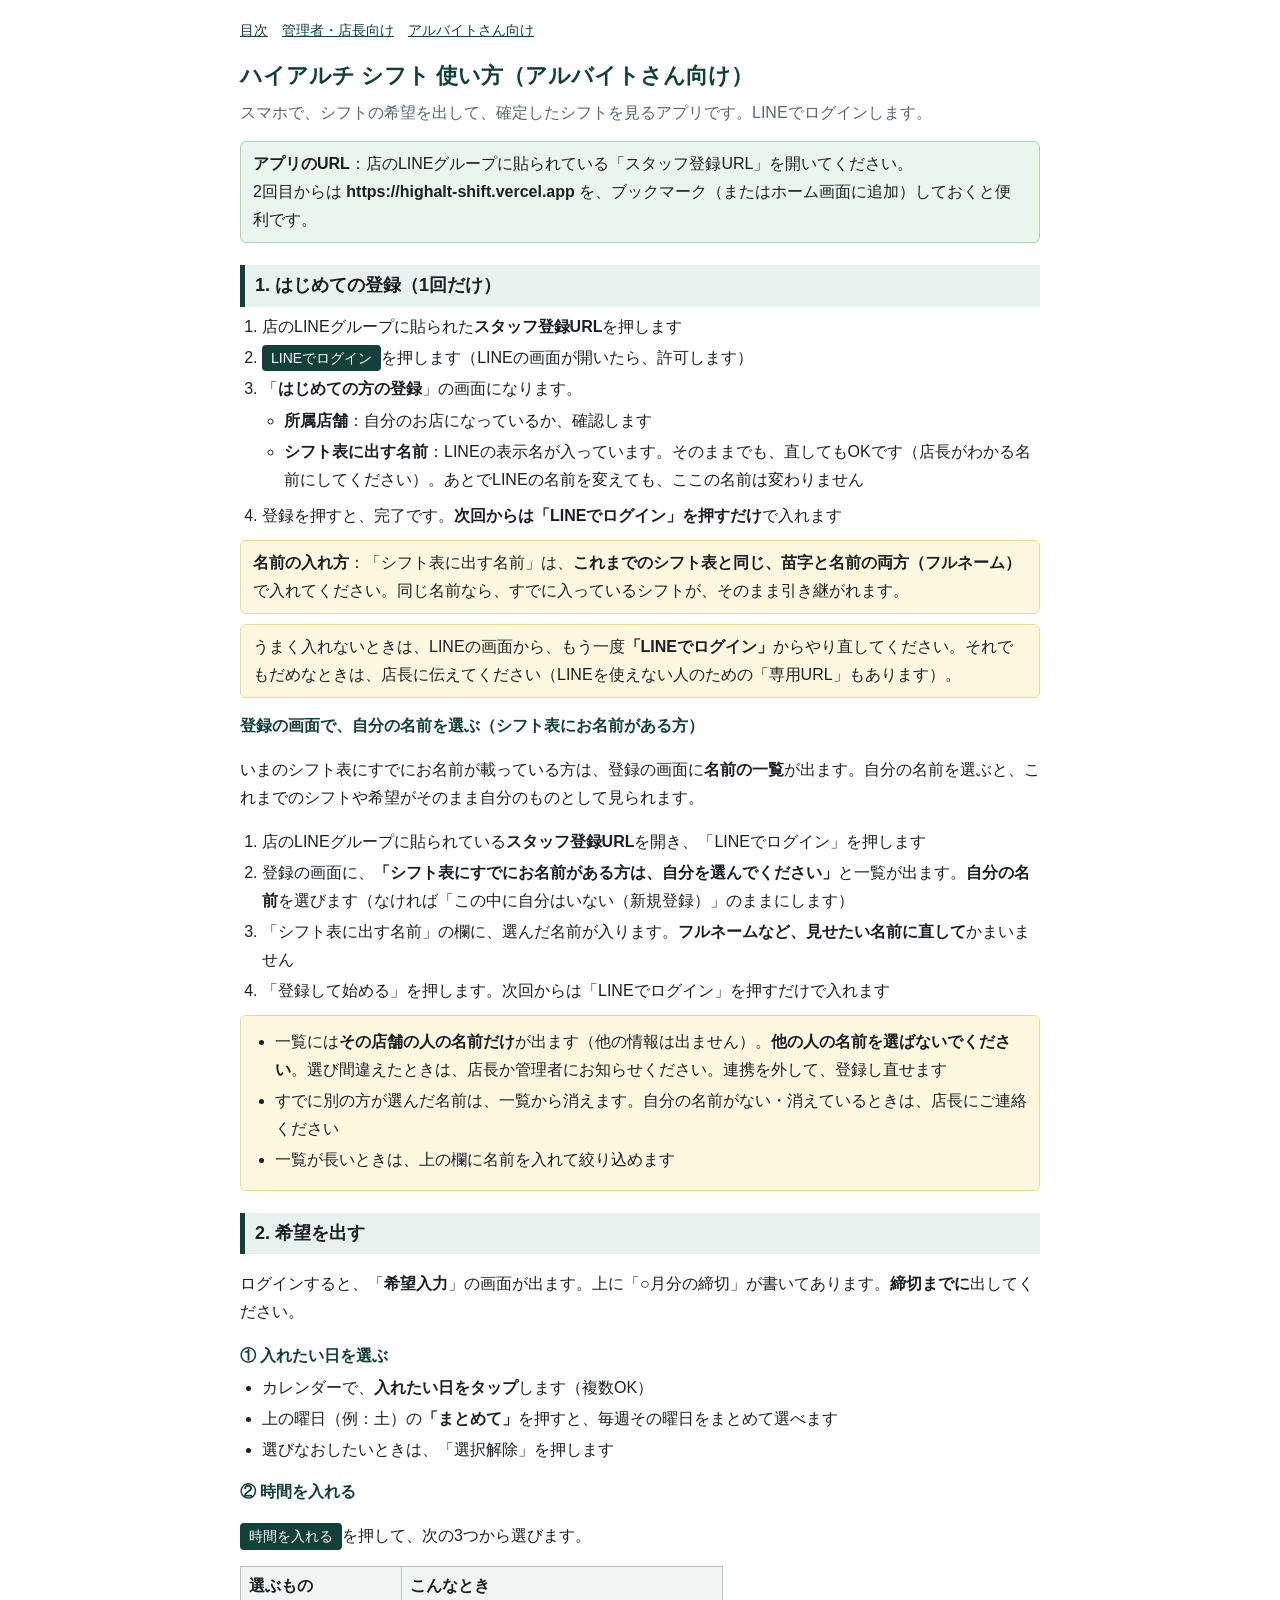
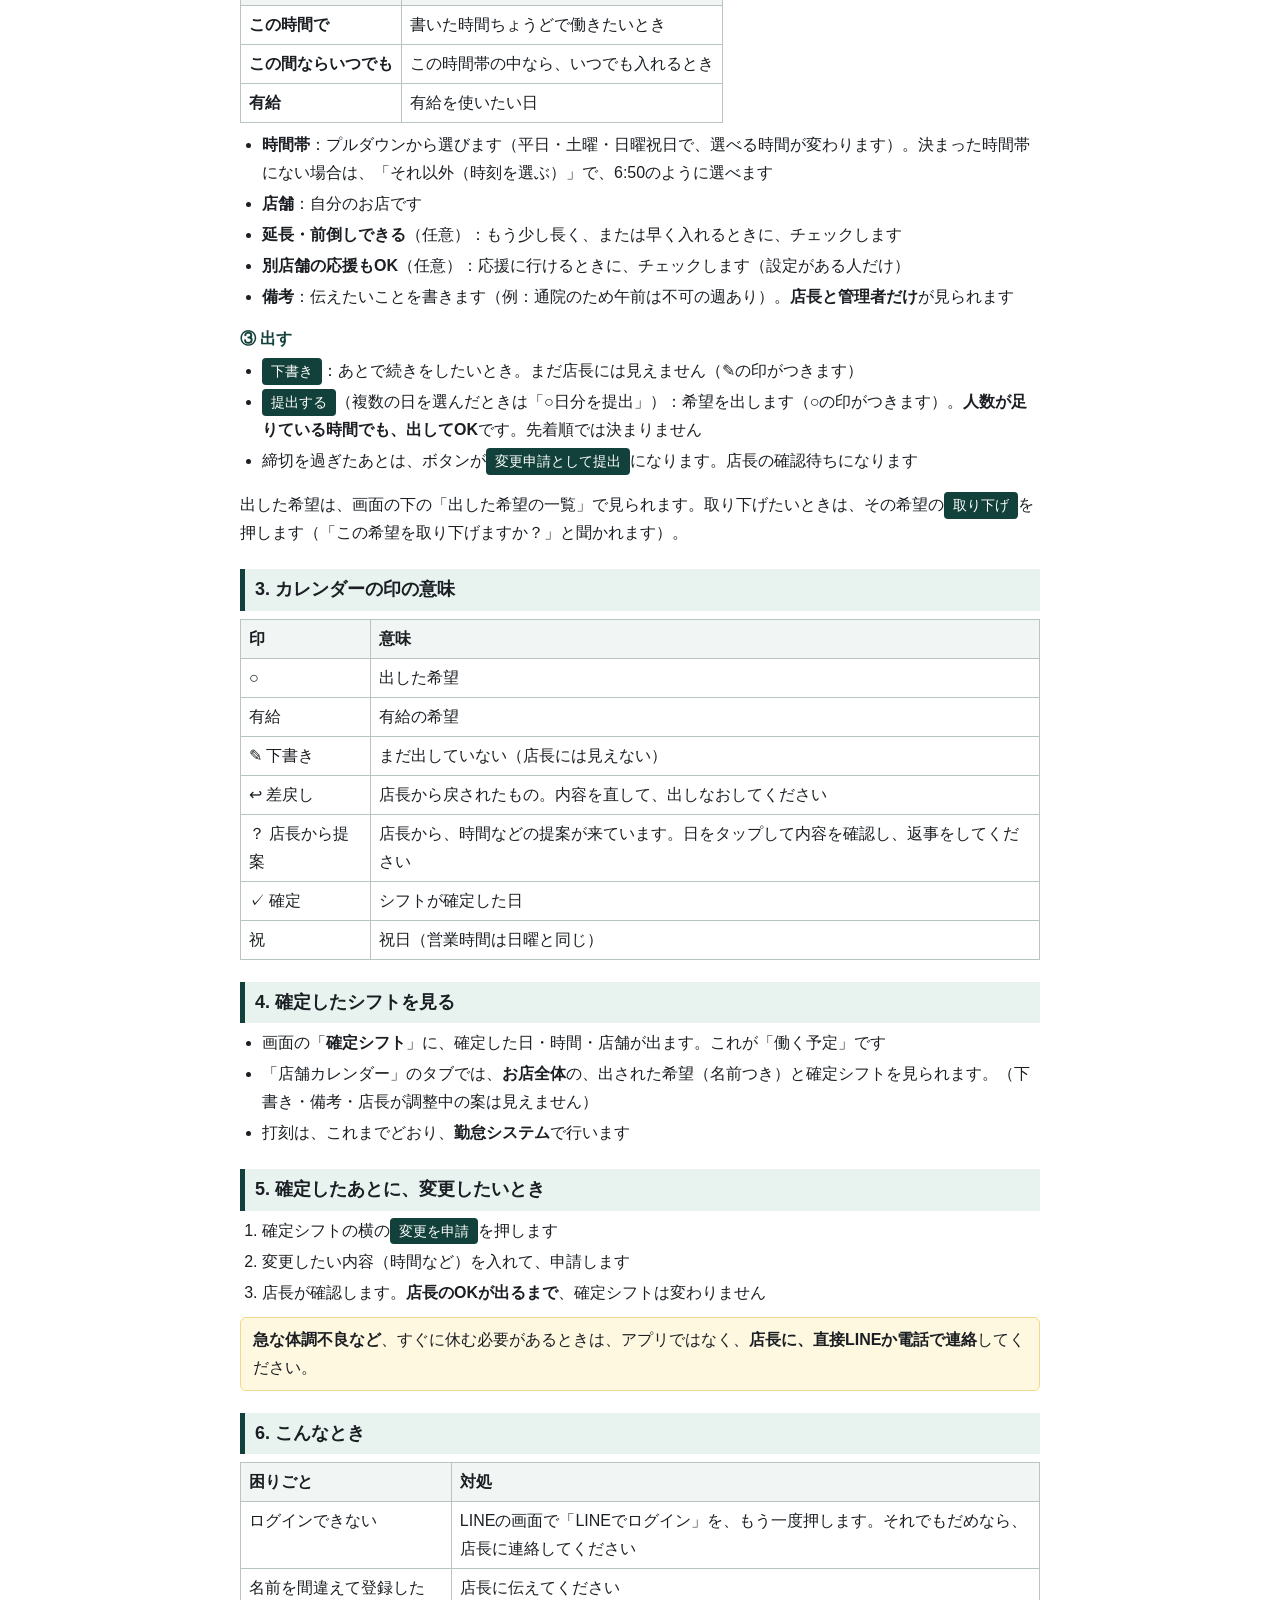
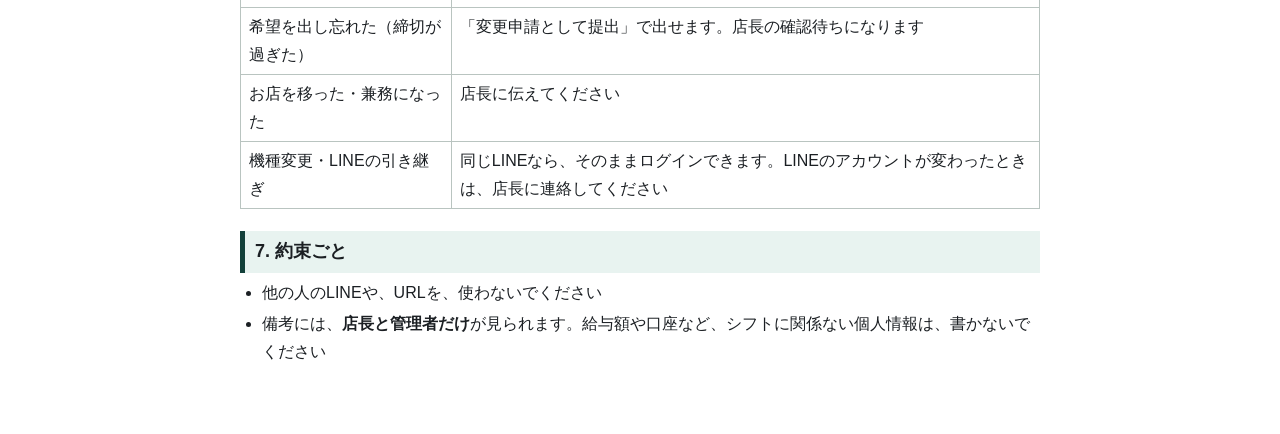
<file: manual/staff.html>
<!doctype html><html lang="ja"><head><meta charset="utf-8"><title>ハイアルチ シフト アルバイトさん向け 使い方</title><meta name="viewport" content="width=device-width, initial-scale=1"><meta name="robots" content="noindex,nofollow"><link rel="stylesheet" href="style.css"></head><body><p class="nav"><a href="./">目次</a><a href="admin.html">管理者・店長向け</a><a href="staff.html">アルバイトさん向け</a></p>
<h1>ハイアルチ シフト 使い方（アルバイトさん向け）</h1>
<p class="sub">スマホで、シフトの希望を出して、確定したシフトを見るアプリです。LINEでログインします。</p>
<div class="ok"><b>アプリのURL</b>：店のLINEグループに貼られている「スタッフ登録URL」を開いてください。<br>2回目からは <b>https://highalt-shift.vercel.app</b> を、ブックマーク（またはホーム画面に追加）しておくと便利です。</div>

<h2>1. はじめての登録（1回だけ）</h2>
<ol>
<li>店のLINEグループに貼られた<b>スタッフ登録URL</b>を押します</li>
<li><span class="btn">LINEでログイン</span>を押します（LINEの画面が開いたら、許可します）</li>
<li>「<b>はじめての方の登録</b>」の画面になります。
<ul><li><b>所属店舗</b>：自分のお店になっているか、確認します</li>
<li><b>シフト表に出す名前</b>：LINEの表示名が入っています。そのままでも、直してもOKです（店長がわかる名前にしてください）。あとでLINEの名前を変えても、ここの名前は変わりません</li></ul></li>
<li>登録を押すと、完了です。<b>次回からは「LINEでログイン」を押すだけ</b>で入れます</li></ol>
<div class="note"><b>名前の入れ方</b>：「シフト表に出す名前」は、<b>これまでのシフト表と同じ、苗字と名前の両方（フルネーム）</b>で入れてください。同じ名前なら、すでに入っているシフトが、そのまま引き継がれます。</div>
<div class="note">うまく入れないときは、LINEの画面から、もう一度<b>「LINEでログイン」</b>からやり直してください。それでもだめなときは、店長に伝えてください（LINEを使えない人のための「専用URL」もあります）。</div>

<h3>登録の画面で、自分の名前を選ぶ（シフト表にお名前がある方）</h3>
<p>いまのシフト表にすでにお名前が載っている方は、登録の画面に<b>名前の一覧</b>が出ます。自分の名前を選ぶと、これまでのシフトや希望がそのまま自分のものとして見られます。</p>
<ol>
<li>店のLINEグループに貼られている<b>スタッフ登録URL</b>を開き、「LINEでログイン」を押します</li>
<li>登録の画面に、<b>「シフト表にすでにお名前がある方は、自分を選んでください」</b>と一覧が出ます。<b>自分の名前</b>を選びます（なければ「この中に自分はいない（新規登録）」のままにします）</li>
<li>「シフト表に出す名前」の欄に、選んだ名前が入ります。<b>フルネームなど、見せたい名前に直して</b>かまいません</li>
<li>「登録して始める」を押します。次回からは「LINEでログイン」を押すだけで入れます</li>
</ol>
<div class="note"><ul>
<li>一覧には<b>その店舗の人の名前だけ</b>が出ます（他の情報は出ません）。<b>他の人の名前を選ばないでください</b>。選び間違えたときは、店長か管理者にお知らせください。連携を外して、登録し直せます</li>
<li>すでに別の方が選んだ名前は、一覧から消えます。自分の名前がない・消えているときは、店長にご連絡ください</li>
<li>一覧が長いときは、上の欄に名前を入れて絞り込めます</li>
</ul></div>
<h2>2. 希望を出す</h2>
<p>ログインすると、「<b>希望入力</b>」の画面が出ます。上に「○月分の締切」が書いてあります。<b>締切までに</b>出してください。</p>
<h3>① 入れたい日を選ぶ</h3>
<ul><li>カレンダーで、<b>入れたい日をタップ</b>します（複数OK）</li>
<li>上の曜日（例：土）の<b>「まとめて」</b>を押すと、毎週その曜日をまとめて選べます</li>
<li>選びなおしたいときは、「選択解除」を押します</li></ul>
<h3>② 時間を入れる</h3>
<p><span class="btn">時間を入れる</span>を押して、次の3つから選びます。</p>
<table><tr><th>選ぶもの</th><th>こんなとき</th></tr>
<tr><td><b>この時間で</b></td><td>書いた時間ちょうどで働きたいとき</td></tr>
<tr><td><b>この間ならいつでも</b></td><td>この時間帯の中なら、いつでも入れるとき</td></tr>
<tr><td><b>有給</b></td><td>有給を使いたい日</td></tr></table>
<ul><li><b>時間帯</b>：プルダウンから選びます（平日・土曜・日曜祝日で、選べる時間が変わります）。決まった時間帯にない場合は、「それ以外（時刻を選ぶ）」で、6:50のように選べます</li>
<li><b>店舗</b>：自分のお店です</li>
<li><b>延長・前倒しできる</b>（任意）：もう少し長く、または早く入れるときに、チェックします</li>
<li><b>別店舗の応援もOK</b>（任意）：応援に行けるときに、チェックします（設定がある人だけ）</li>
<li><b>備考</b>：伝えたいことを書きます（例：通院のため午前は不可の週あり）。<b>店長と管理者だけ</b>が見られます</li></ul>
<h3>③ 出す</h3>
<ul><li><span class="btn">下書き</span>：あとで続きをしたいとき。まだ店長には見えません（✎の印がつきます）</li>
<li><span class="btn">提出する</span>（複数の日を選んだときは「○日分を提出」）：希望を出します（○の印がつきます）。<b>人数が足りている時間でも、出してOK</b>です。先着順では決まりません</li>
<li>締切を過ぎたあとは、ボタンが<span class="btn">変更申請として提出</span>になります。店長の確認待ちになります</li></ul>
<p>出した希望は、画面の下の「出した希望の一覧」で見られます。取り下げたいときは、その希望の<span class="btn">取り下げ</span>を押します（「この希望を取り下げますか？」と聞かれます）。</p>

<h2 class="pb">3. カレンダーの印の意味</h2>
<table><tr><th>印</th><th>意味</th></tr>
<tr><td>○</td><td>出した希望</td></tr><tr><td>有給</td><td>有給の希望</td></tr><tr><td>✎ 下書き</td><td>まだ出していない（店長には見えない）</td></tr>
<tr><td>↩ 差戻し</td><td>店長から戻されたもの。内容を直して、出しなおしてください</td></tr>
<tr><td>？ 店長から提案</td><td>店長から、時間などの提案が来ています。日をタップして内容を確認し、返事をしてください</td></tr>
<tr><td>✓ 確定</td><td>シフトが確定した日</td></tr>
<tr><td>祝</td><td>祝日（営業時間は日曜と同じ）</td></tr></table>

<h2>4. 確定したシフトを見る</h2>
<ul><li>画面の「<b>確定シフト</b>」に、確定した日・時間・店舗が出ます。これが「働く予定」です</li>
<li>「店舗カレンダー」のタブでは、<b>お店全体</b>の、出された希望（名前つき）と確定シフトを見られます。（下書き・備考・店長が調整中の案は見えません）</li>
<li>打刻は、これまでどおり、<b>勤怠システム</b>で行います</li></ul>

<h2>5. 確定したあとに、変更したいとき</h2>
<ol><li>確定シフトの横の<span class="btn">変更を申請</span>を押します</li>
<li>変更したい内容（時間など）を入れて、申請します</li>
<li>店長が確認します。<b>店長のOKが出るまで</b>、確定シフトは変わりません</li></ol>
<div class="note"><b>急な体調不良など</b>、すぐに休む必要があるときは、アプリではなく、<b>店長に、直接LINEか電話で連絡</b>してください。</div>

<h2>6. こんなとき</h2>
<table><tr><th>困りごと</th><th>対処</th></tr>
<tr><td>ログインできない</td><td>LINEの画面で「LINEでログイン」を、もう一度押します。それでもだめなら、店長に連絡してください</td></tr>
<tr><td>名前を間違えて登録した</td><td>店長に伝えてください</td></tr>
<tr><td>希望を出し忘れた（締切が過ぎた）</td><td>「変更申請として提出」で出せます。店長の確認待ちになります</td></tr>
<tr><td>お店を移った・兼務になった</td><td>店長に伝えてください</td></tr>
<tr><td>機種変更・LINEの引き継ぎ</td><td>同じLINEなら、そのままログインできます。LINEのアカウントが変わったときは、店長に連絡してください</td></tr></table>

<h2>7. 約束ごと</h2>
<ul><li>他の人のLINEや、URLを、使わないでください</li><li>備考には、<b>店長と管理者だけ</b>が見られます。給与額や口座など、シフトに関係ない個人情報は、書かないでください</li></ul>
</body></html>
</file>
<file: manual/style.css>
@page { size: A4; margin: 16mm 14mm; }
body { font-family: "Hiragino Sans","Hiragino Kaku Gothic ProN","Yu Gothic",sans-serif; color:#1b1f23; line-height:1.75; font-size:11.5pt; }
h1 { font-size:21pt; margin:0 0 4px; color:#12403a; }
.sub { color:#5a6670; margin:0 0 14px; }
h2 { font-size:14.5pt; margin:22px 0 6px; padding:5px 10px; background:#e8f3f0; border-left:5px solid #12403a; page-break-after:avoid; }
h3 { font-size:12pt; margin:14px 0 4px; color:#12403a; page-break-after:avoid; }
ol,ul { margin:4px 0 8px; padding-left:22px; } li { margin:3px 0; }
table { border-collapse:collapse; width:100%; margin:8px 0; page-break-inside:avoid; } th,td { border:1px solid #b9c4c0; padding:5px 8px; text-align:left; vertical-align:top; } th { background:#f1f6f4; }
.note { background:#fff8e1; border:1px solid #f0d98a; padding:8px 12px; border-radius:6px; margin:10px 0; page-break-inside:avoid; }
.ok { background:#eaf6ee; border:1px solid #a9d6b7; padding:8px 12px; border-radius:6px; margin:10px 0; page-break-inside:avoid; }
.btn { display:inline-block; background:#12403a; color:#fff; padding:1px 9px; border-radius:4px; font-size:10.5pt; }
.chip { display:inline-block; border:1px solid #12403a; color:#12403a; padding:0 7px; border-radius:10px; font-size:10pt; }
.cal span { display:inline-block; min-width:2.4em; text-align:center; border:1px solid #ccc; border-radius:4px; margin:1px; padding:0 4px; }
.pb { page-break-before:always; }

@media screen { body { max-width: 800px; margin: 0 auto; padding: 18px 16px 60px; font-size: 16px; } h1 { font-size: 22px; } h2 { font-size: 18px; } h3 { font-size: 16px; } table { display: block; overflow-x: auto; } .nav { margin: 0 0 14px; font-size: 14px; } .nav a { color:#12403a; } }
.nav a { margin-right: 14px; }
</file>
